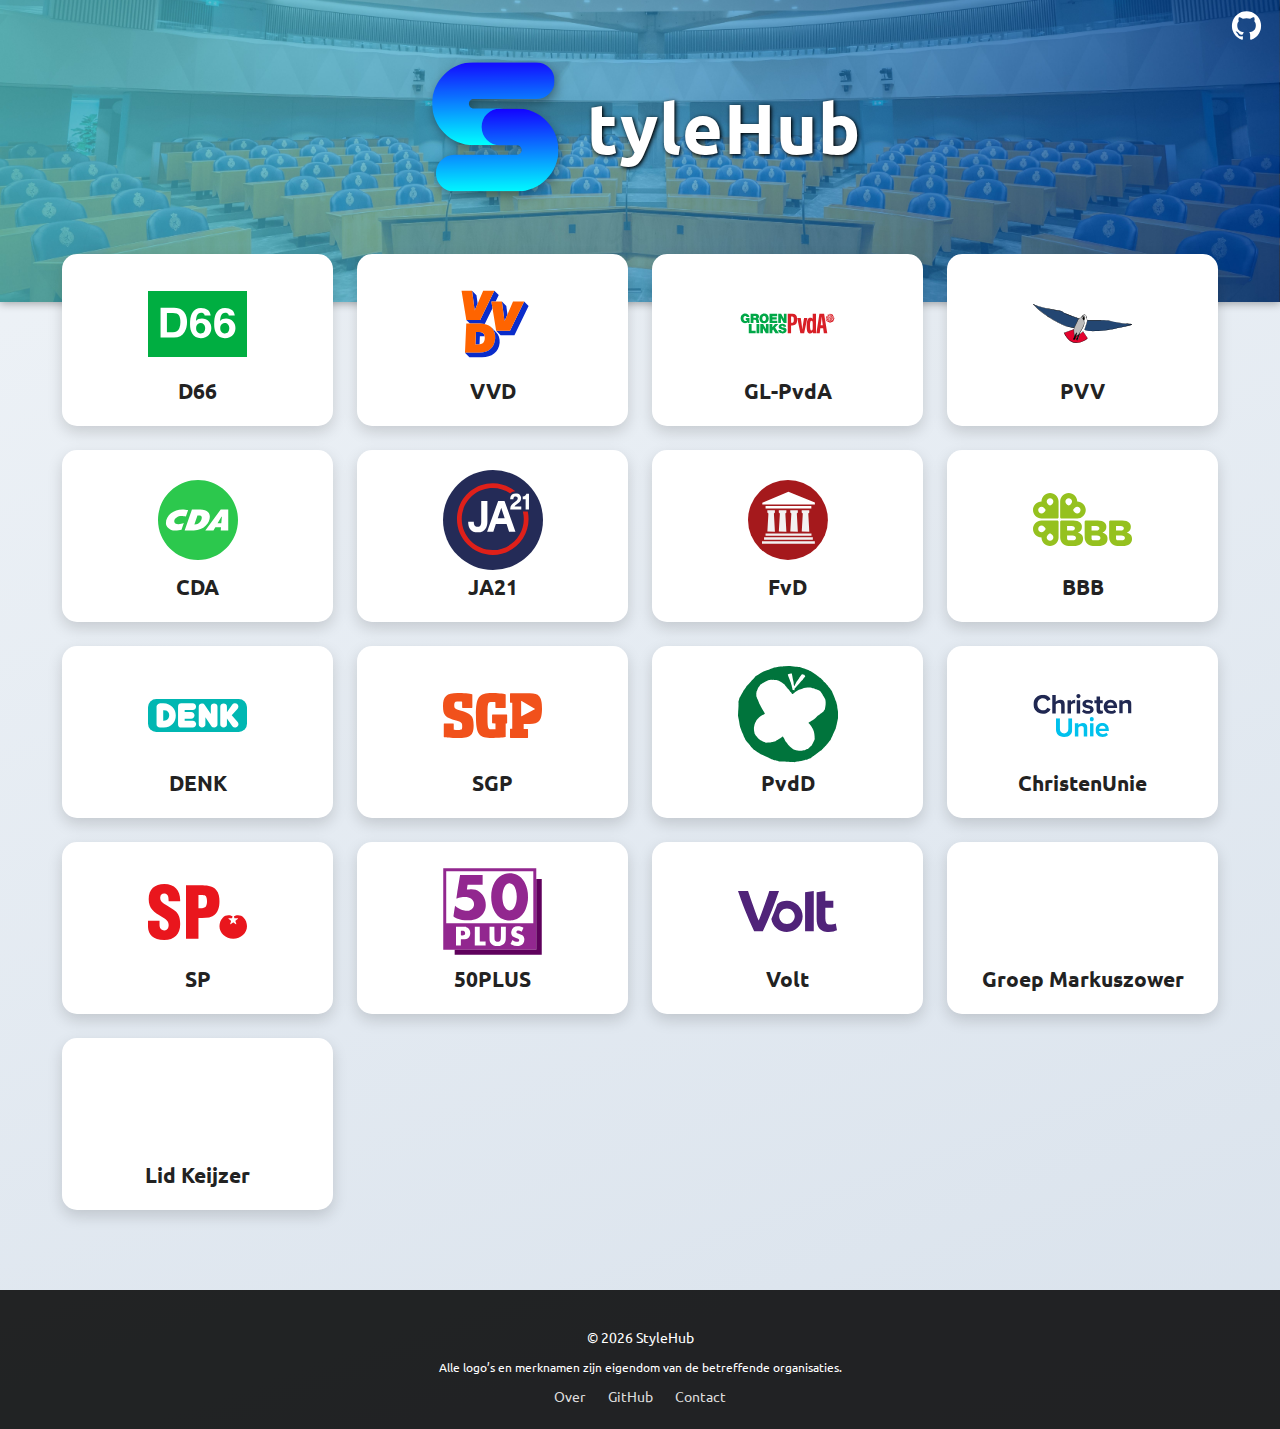
<file: index.html>
<!DOCTYPE html>
<html lang="nl">
<head>
<meta charset="UTF-8">
<meta name="viewport" content="width=device-width, initial-scale=1.0">
<title>StyleHub</title>
<link href="https://fonts.googleapis.com/css2?family=Ubuntu:wght@400;700&display=swap" rel="stylesheet">
<link href="https://fonts.googleapis.com/icon?family=Material+Icons" rel="stylesheet">
<link rel="icon" href="source/icon.svg">
<link rel="stylesheet" href="style.css">
</head>
<body>
<header style="background-image: url(source/header.jpg);">
  <img class="header-icon" src="source/icon.svg" draggable="false">
  <h1>tyleHub</h1>
  <a href="https://github.com/mnsmi/stylehub" target="_blank" class="github-link" aria-label="GitHub">
    <svg fill="#ffffff" width="24" height="24"
    viewBox="0 0 24 24" xmlns="http://www.w3.org/2000/svg">
      <path d="M12,2.2467A10.00042,10.00042,0,0,0,8.83752,21.73419c.5.08752.6875-.21247.6875-.475,0-.23749-.01251-1.025-.01251-1.86249C7,19.85919,6.35,18.78423,6.15,18.22173A3.636,3.636,0,0,0,5.125,16.8092c-.35-.1875-.85-.65-.01251-.66248A2.00117,2.00117,0,0,1,6.65,17.17169a2.13742,2.13742,0,0,0,2.91248.825A2.10376,2.10376,0,0,1,10.2,16.65923c-2.225-.25-4.55-1.11254-4.55-4.9375a3.89187,3.89187,0,0,1,1.025-2.6875,3.59373,3.59373,0,0,1,.1-2.65s.83747-.26251,2.75,1.025a9.42747,9.42747,0,0,1,5,0c1.91248-1.3,2.75-1.025,2.75-1.025a3.59323,3.59323,0,0,1,.1,2.65,3.869,3.869,0,0,1,1.025,2.6875c0,3.83747-2.33752,4.6875-4.5625,4.9375a2.36814,2.36814,0,0,1,.675,1.85c0,1.33752-.01251,2.41248-.01251,2.75,0,.26251.1875.575.6875.475A10.0053,10.0053,0,0,0,12,2.2467Z"/>
    </svg>
  </a>
</header>
<div class="grid">
  <a class="card" href="source/D66/index.html">
    <img src="source/D66/Logo/logo.svg">
    <div class="title">D66</div>
  </a>
  <a class="card" href="source/VVD/index.html">
    <img src="source/VVD/Logo/logo.svg">
    <div class="title">VVD</div>
  </a>
  <a class="card" href="source/GLPvdA/index.html">
    <img src="source/GLPvdA/Logo/GL-PvdA-logo.svg">
    <div class="title">GL-PvdA</div>
  </a>
  <a class="card" href="source/PVV/index.html">
    <img src="source/PVV/Logo/icon.svg">
    <div class="title">PVV</div>
  </a>
  <a class="card" href="source/CDA/index.html">
    <img src="source/CDA/Logo/logo.svg">
    <div class="title">CDA</div>
  </a>
  <a class="card" href="source/JA21/index.html">
    <img src="source/JA21/Logo/logo.svg">
    <div class="title">JA21</div>
  </a>
  <a class="card" href="source/FvD/index.html">
    <img src="source/FVD/Logo/icon.svg">
    <div class="title">FvD</div>
  </a>
    <a class="card" href="source/BBB/index.html">
    <img src="source/BBB/Logo/logo.svg">
    <div class="title">BBB</div>
  </a>
  <a class="card" href="source/DENK/index.html">
    <img src="source/DENK/Logo/logo.svg">
    <div class="title">DENK</div>
  </a>
  <a class="card" href="source/SGP/index.html">
    <img src="source/SGP/Logo/logo.svg">
    <div class="title">SGP</div>
  </a>
  <a class="card" href="source/PvdD/index.html">
    <img src="source/PvdD/Logo/icon.svg">
    <div class="title">PvdD</div>
  </a>
  <a class="card" href="source/ChristenUnie/index.html">
    <img src="source/ChristenUnie/Logo/logo.svg">
    <div class="title">ChristenUnie</div>
  </a>
  <a class="card" href="source/SP/index.html">
    <img src="source/SP/Logo/logo.svg">
    <div class="title">SP</div>
  </a>
  <a class="card" href="source/50PLUS/index.html">
    <img src="source/50PLUS/Logo/logo.svg">
    <div class="title">50PLUS</div>
  </a>
  <a class="card" href="source/Volt/index.html">
    <img src="source/Volt/Logo/logo.svg">
    <div class="title">Volt</div>
  </a>
  <a class="card" href="source/Groep Markuszower/index.html">
    <img src="source/Groep Markuszower/placeholder.png">
    <div class="title">Groep Markuszower</div>
  </a>
  <a class="card" href="source/Lid Keijzer/index.html">
    <img src="source/Lid Keijzer/placeholder.png">
    <div class="title">Lid Keijzer</div>
  </a>
</div>
<footer class="footer">
  <div class="footer-content">
    <p>© 2026 StyleHub</p>
    <p style="font-size: smaller; margin-top: -2px;">Alle logo’s en merknamen zijn eigendom van de betreffende organisaties.</p>
    <div class="footer-links">
      <a href="about-stylehub.html">Over</a>
      <a href="https://github.com/mnsmi/stylehub" target="_blank">GitHub</a>
      <a href="about-stylehub.html#contact">Contact</a>
    </div>
  </div>
</footer>
</body>
</html>
</file>
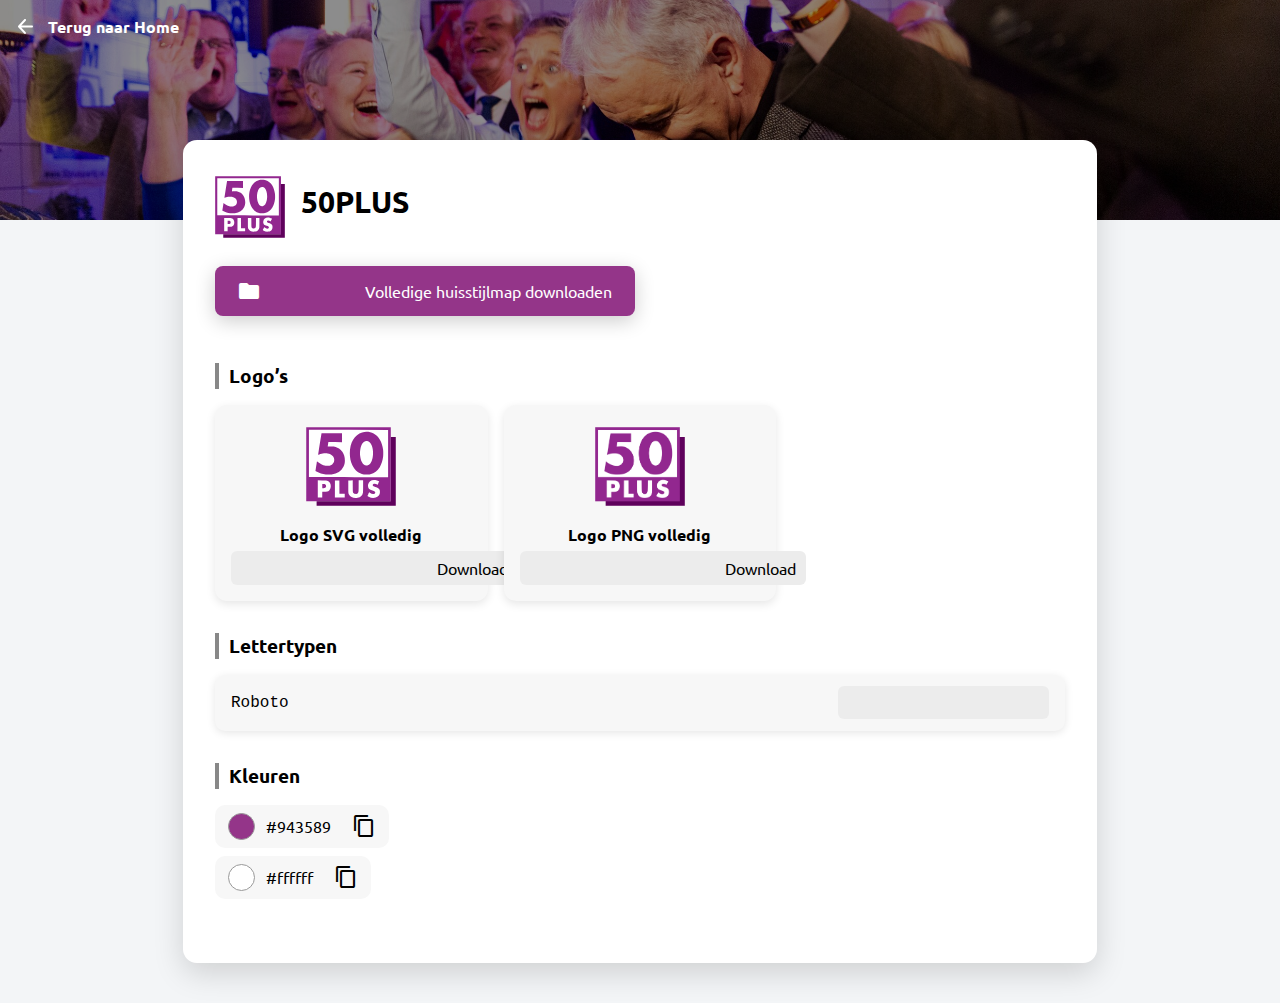
<file: source/50PLUS/index.html>
<!DOCTYPE html>
<html lang="nl">
<head>
  <meta charset="UTF-8">
  <title>50PLUS | StyleHub</title>
  <link rel="stylesheet" href="../../party.css">
  <link href="https://fonts.googleapis.com/css2?family=Ubuntu:wght@400;700&display=swap" rel="stylesheet">
  <link href="https://fonts.googleapis.com/icon?family=Material+Icons" rel="stylesheet">
  <link rel="icon" href="../icon.svg">
  <style>
    :root {
      --color1: #943589;
      --color2: #ffffff;
    }
  </style>
</head>
<body>
<a href="../../index.html">
  <div class="back-btn">
    <img src="../back.svg">
    <b>Terug naar Home</b>
  </div>
</a>
<div class="header-banner" style="background-image:url('banner.jpeg'); background-position-y: 40%;"></div>
<div class="page-card">
  <div class="page-header">
    <img src="Logo/logo.svg">
    <h2>50PLUS</h2>
  </div>
  <a href="download.zip">
    <button class="download-full-btn" style="background: var(--color1);">
      <span class="material-icons">folder_zip</span>
      Volledige huisstijlmap downloaden
    </button>
  </a>
  <div class="section">
    <h3>Logo’s</h3>
    <div class="logos-grid">
      <div class="logo-item">
        <img src="Logo/logo.svg">
        <div class="logo-name">Logo SVG volledig</div>
        <a href="Logo/" download="logo.svg" class="logo-download">
          <span class="material-icons">download</span> Download
        </a>
      </div>
      <div class="logo-item">
        <img src="Logo/logo.png">
        <div class="logo-name">Logo PNG volledig</div>
        <a href="Logo/" download="logo.png" class="logo-download">
          <span class="material-icons">download</span> Download
        </a>
      </div>
    </div>
  </div>
  <div class="section">
    <h3>Lettertypen</h3>
    <div class="font-list">
      <a href="https://fonts.google.com/specimen/Roboto">
        <div class="font-item">
          <span class="font-name" title="Gratis te downloaden via Google Fonts">Roboto</span>
          <span class="material-icons logo-download">download</span>
        </div>
      </a>
    </div>
  </div>

  <div class="section">
    <h3>Kleuren</h3>
    <div class="color-list">
      <div class="color-row">
        <div class="color-circle" style="background:var(--color1)"></div>
        <span>#943589</span>
        <span class="material-icons copy-icon">content_copy</span>
      </div>
      <div class="color-row">
        <div class="color-circle" style="background:var(--color2)"></div>
        <span>#ffffff</span>
        <span class="material-icons copy-icon">content_copy</span>
      </div>
    </div>
  </div>
</div>
<script>
document.querySelectorAll(".copy-icon").forEach(btn => {
  btn.addEventListener("click", () => {
    const text = btn.previousElementSibling.textContent.trim();

    navigator.clipboard.writeText(text).then(() => {
      const old = btn.textContent;
      btn.textContent = "check";
      btn.style.color = "#4caf50";
      btn.style.transform = "scale(1.2)";

      setTimeout(() => {
        btn.textContent = old;
        btn.style.color = "#333";
        btn.style.transform = "scale(1)";
      }, 1500);
    });
  });
});
</script>
</body>
</html>
</file>
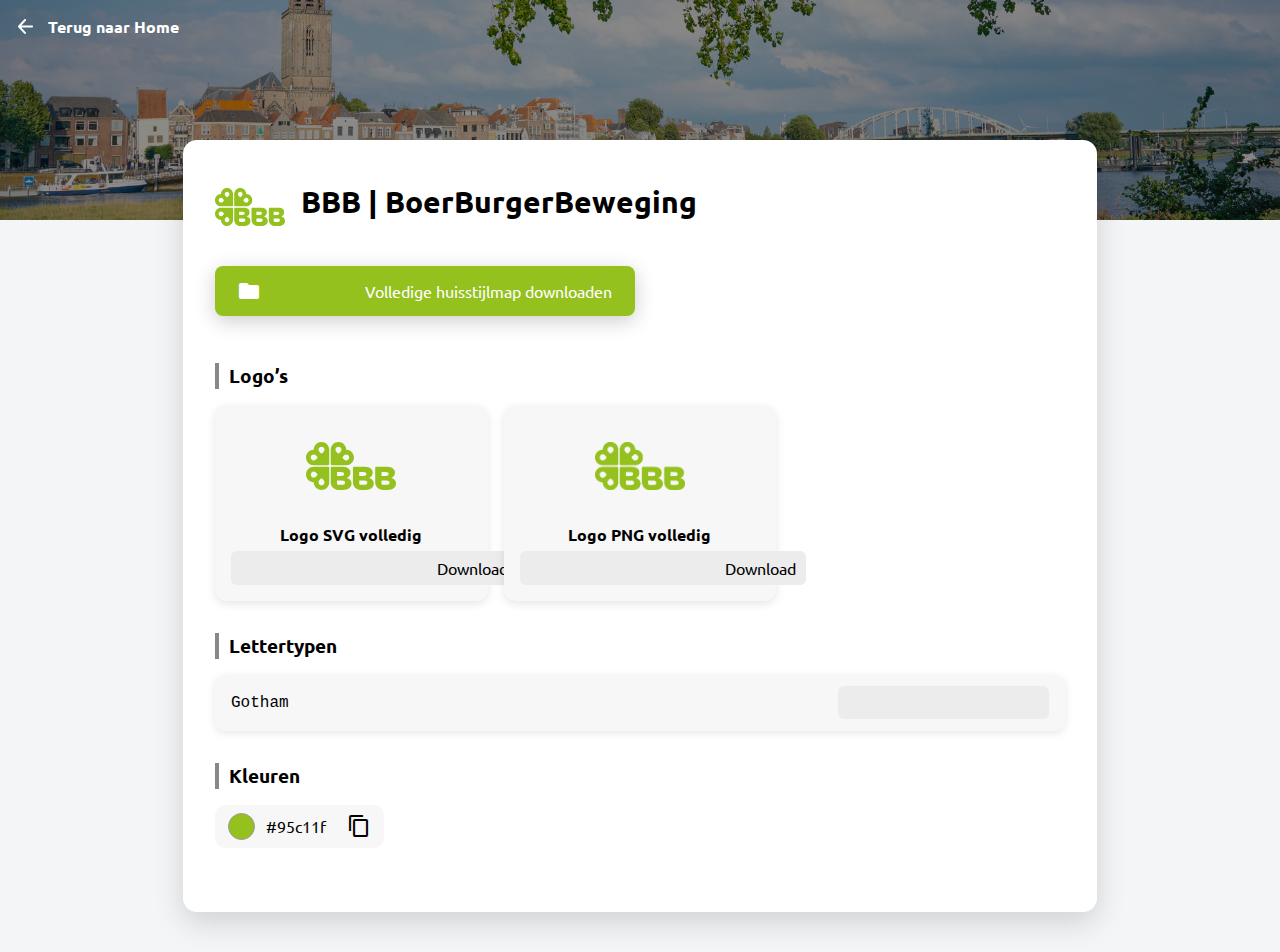
<file: source/BBB/index.html>
<!DOCTYPE html>
<html lang="nl">
<head>
  <meta charset="UTF-8">
  <title>BBB | StyleHub</title>
  <link rel="stylesheet" href="../../party.css">
  <link href="https://fonts.googleapis.com/css2?family=Ubuntu:wght@400;700&display=swap" rel="stylesheet">
  <link href="https://fonts.googleapis.com/icon?family=Material+Icons" rel="stylesheet">
  <link rel="icon" href="../icon.svg">
  <style>
    :root {
      --color1: #95c11f;
    }
  </style>
</head>
<body>
<a href="../../index.html">
  <div class="back-btn">
    <img src="../back.svg">
    <b>Terug naar Home</b>
  </div>
</a>
<div class="header-banner" style="background-image:url('banner.jpg');"></div>
<div class="page-card">
  <div class="page-header">
    <img src="Logo/logo.svg">
    <h2>BBB | BoerBurgerBeweging</h2>
  </div>
  <a href="download.zip">
    <button class="download-full-btn" style="background: var(--color1);">
      <span class="material-icons">folder_zip</span>
      Volledige huisstijlmap downloaden
    </button>
  </a>
  <div class="section">
    <h3>Logo’s</h3>
    <div class="logos-grid">
      <div class="logo-item">
        <img src="Logo/logo.svg">
        <div class="logo-name">Logo SVG volledig</div>
        <a href="Logo/logo.svg" download="logo.svg" class="logo-download">
          <span class="material-icons">download</span> Download
        </a>
      </div>
      <div class="logo-item">
        <img src="Logo/logo.png">
        <div class="logo-name">Logo PNG volledig</div>
        <a href="Logo/logo.png" download="logo.svg" class="logo-download">
          <span class="material-icons">download</span> Download
        </a>
      </div>
    </div>
  </div>
  <div class="section">
    <h3>Lettertypen</h3>
    <div class="font-list">
      <a href="https://www.typography.com/fonts/gotham/overview">
        <div class="font-item">
          <span class="font-name" title="Alleen betaald te verkrijgen via Typography">Gotham</span>
          <span class="material-icons logo-download">download</span>
        </div>
      </a>
    </div>
  </div>

  <div class="section">
    <h3>Kleuren</h3>
    <div class="color-list">
      <div class="color-row">
        <div class="color-circle" style="background:var(--color1)"></div>
        <span>#95c11f</span>
        <span class="material-icons copy-icon">content_copy</span>
      </div>
    </div>
  </div>
</div>
<script>
document.querySelectorAll(".copy-icon").forEach(btn => {
  btn.addEventListener("click", () => {
    const text = btn.previousElementSibling.textContent.trim();

    navigator.clipboard.writeText(text).then(() => {
      const old = btn.textContent;
      btn.textContent = "check";
      btn.style.color = "#4caf50";
      btn.style.transform = "scale(1.2)";

      setTimeout(() => {
        btn.textContent = old;
        btn.style.color = "#333";
        btn.style.transform = "scale(1)";
      }, 1500);
    });
  });
});
</script>
</body>
</html>
</file>
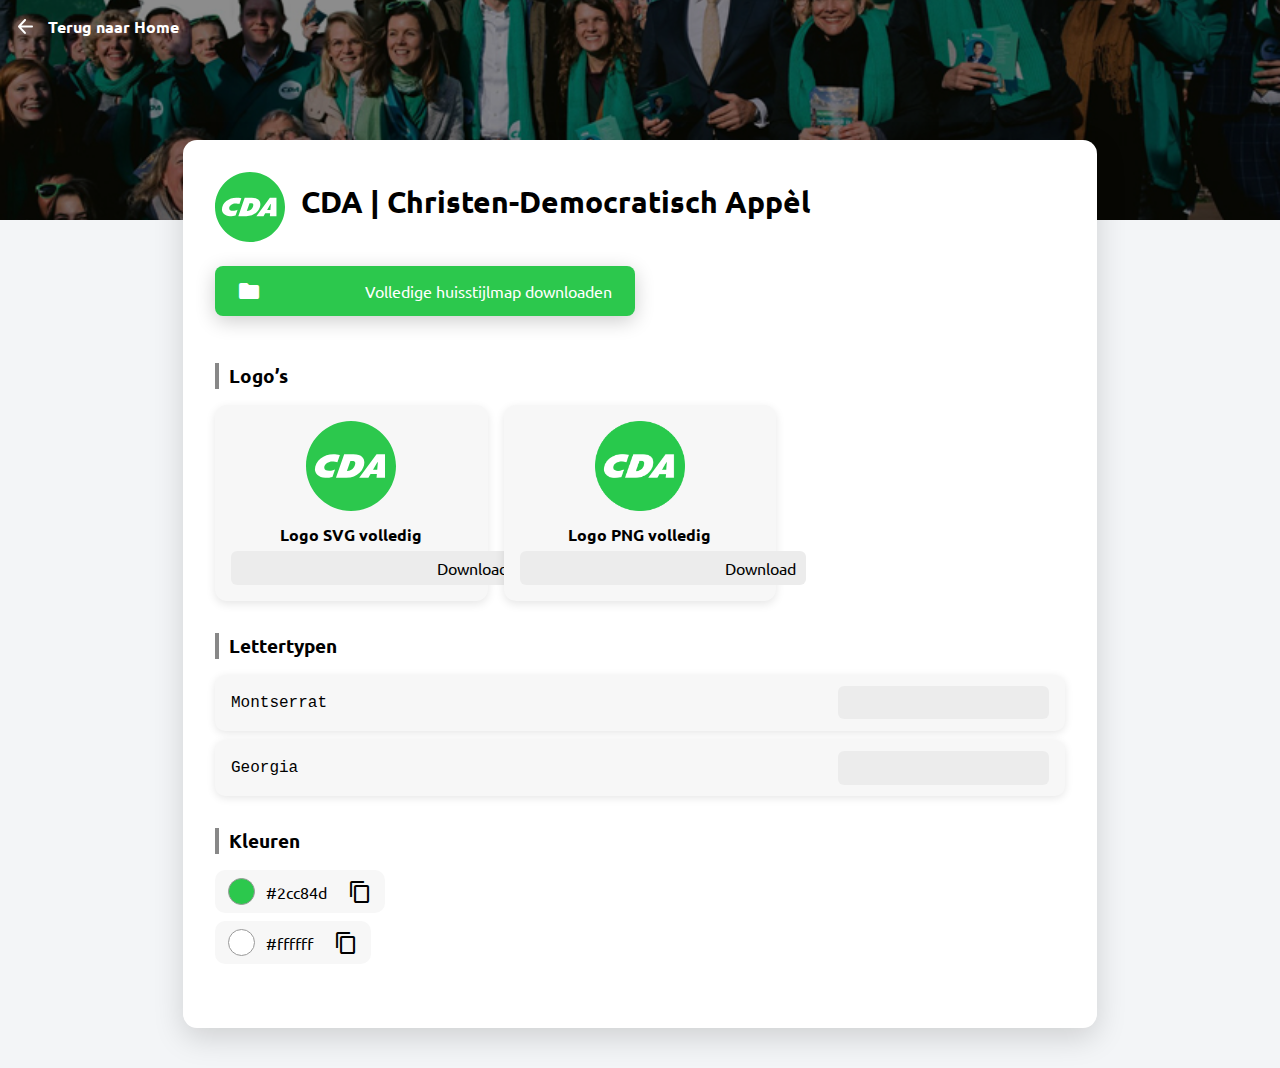
<file: source/CDA/index.html>
<!DOCTYPE html>
<html lang="nl">
<head>
  <meta charset="UTF-8">
  <title>CDA | StyleHub</title>
  <link rel="stylesheet" href="../../party.css">
  <link href="https://fonts.googleapis.com/css2?family=Ubuntu:wght@400;700&display=swap" rel="stylesheet">
  <link href="https://fonts.googleapis.com/icon?family=Material+Icons" rel="stylesheet">
  <link rel="icon" href="../icon.svg">
  <style>
    :root {
      --color1: #2cc84d;
      --color2: #ffffff;
    }
  </style>
</head>
<body>
<a href="../../index.html">
  <div class="back-btn">
    <img src="../back.svg">
    <b>Terug naar Home</b>
  </div>
</a>
<div class="header-banner" style="background-image:url('banner.jpg');"></div>
<div class="page-card">
  <div class="page-header">
    <img src="Logo/logo.svg">
    <h2>CDA | Christen-Democratisch Appèl</h2>
  </div>
  <a href="download.zip">
    <button class="download-full-btn" style="background: var(--color1);">
      <span class="material-icons">folder_zip</span>
      Volledige huisstijlmap downloaden
    </button>
  </a>
  <div class="section">
    <h3>Logo’s</h3>
    <div class="logos-grid">
      <div class="logo-item">
        <img src="Logo/logo.svg">
        <div class="logo-name">Logo SVG volledig</div>
        <a href="Logo/logo.svg" download="logo.svg" class="logo-download">
          <span class="material-icons">download</span> Download
        </a>
      </div>
      <div class="logo-item">
        <img src="Logo/logo.png">
        <div class="logo-name">Logo PNG volledig</div>
        <a href="Logo/logo.png" download="logo.svg" class="logo-download">
          <span class="material-icons">download</span> Download
        </a>
      </div>
    </div>
  </div>
  <div class="section">
    <h3>Lettertypen</h3>
    <div class="font-list">
      <a href="https://fonts.google.com/specimen/Montserrat">
        <div class="font-item">
          <span class="font-name" title="Gratis te downloaden via Google Fonts">Montserrat</span>
          <span class="material-icons logo-download">download</span>
        </div>
      </a>
      <a href="https://learn.microsoft.com/nl-nl/typography/font-list/georgia">
        <div class="font-item">
          <span class="font-name" title="Standaard inbegrepen bij Mirosoft Windows">Georgia</span>
          <span class="material-icons logo-download">download</span>
        </div>
      </a>
    </div>
  </div>

  <div class="section">
    <h3>Kleuren</h3>
    <div class="color-list">
      <div class="color-row">
        <div class="color-circle" style="background:var(--color1)"></div>
        <span>#2cc84d</span>
        <span class="material-icons copy-icon">content_copy</span>
      </div>
      <div class="color-row">
        <div class="color-circle" style="background:var(--color2)"></div>
        <span>#ffffff</span>
        <span class="material-icons copy-icon">content_copy</span>
      </div>
    </div>
  </div>
</div>
<script>
document.querySelectorAll(".copy-icon").forEach(btn => {
  btn.addEventListener("click", () => {
    const text = btn.previousElementSibling.textContent.trim();

    navigator.clipboard.writeText(text).then(() => {
      const old = btn.textContent;
      btn.textContent = "check";
      btn.style.color = "#4caf50";
      btn.style.transform = "scale(1.2)";

      setTimeout(() => {
        btn.textContent = old;
        btn.style.color = "#333";
        btn.style.transform = "scale(1)";
      }, 1500);
    });
  });
});
</script>
</body>
</html>
</file>
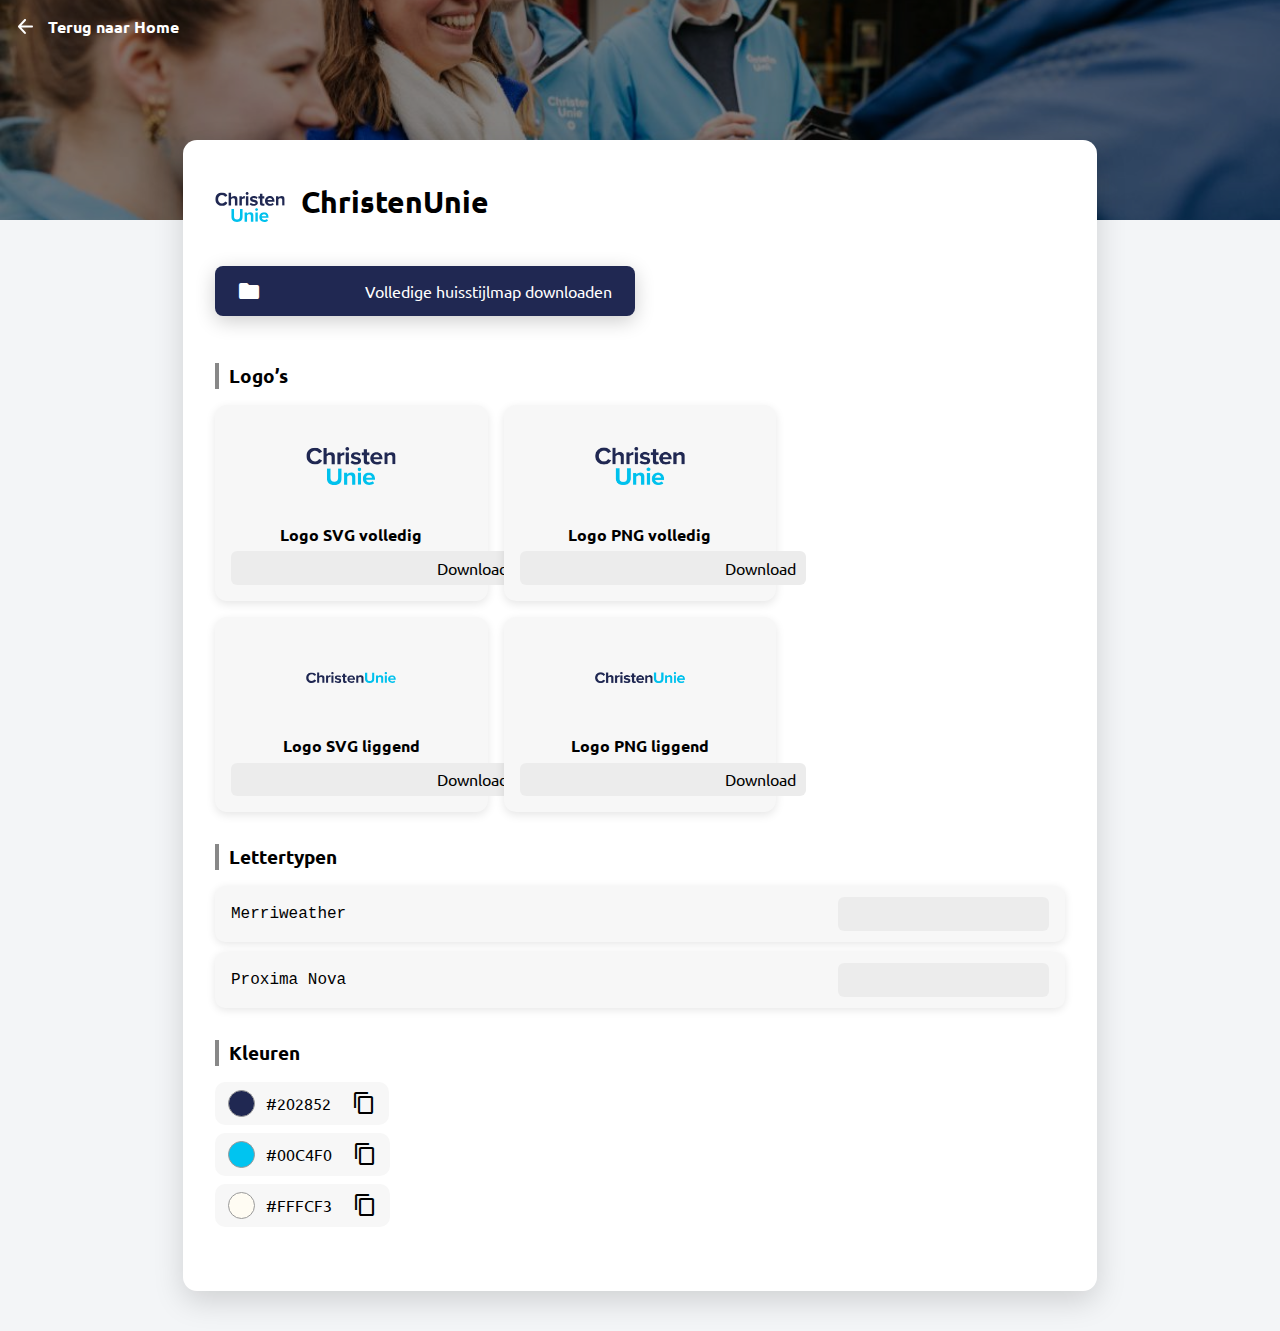
<file: source/ChristenUnie/index.html>
<!DOCTYPE html>
<html lang="nl">
<head>
  <meta charset="UTF-8">
  <title>ChristenUnie | StyleHub</title>
  <link rel="stylesheet" href="../../party.css">
  <link href="https://fonts.googleapis.com/css2?family=Ubuntu:wght@400;700&display=swap" rel="stylesheet">
  <link href="https://fonts.googleapis.com/icon?family=Material+Icons" rel="stylesheet">
  <link rel="icon" href="../icon.svg">
  <style>
    :root {
      --color1: #202852;
      --color2: #00C4F0;
      --color3: #FFFCF3;
    }
  </style>
</head>
<body>
<a href="../../index.html">
  <div class="back-btn">
    <img src="../back.svg">
    <b>Terug naar Home</b>
  </div>
</a>
<div class="header-banner" style="background-image:url('banner.jpg');"></div>
<div class="page-card">
  <div class="page-header">
    <img src="Logo/logo.svg">
    <h2>ChristenUnie</h2>
  </div>
  <a href="download.zip">
    <button class="download-full-btn" style="background: var(--color1);">
      <span class="material-icons">folder_zip</span>
      Volledige huisstijlmap downloaden
    </button>
  </a>
  <div class="section">
    <h3>Logo’s</h3>
    <div class="logos-grid">
      <div class="logo-item">
        <img src="Logo/logo.svg">
        <div class="logo-name">Logo SVG volledig</div>
        <a href="Logo/logo.svg" download="logo.svg" class="logo-download">
          <span class="material-icons">download</span> Download
        </a>
      </div>
      <div class="logo-item">
        <img src="Logo/logo.png">
        <div class="logo-name">Logo PNG volledig</div>
        <a href="Logo/logo.png" download="logo.png" class="logo-download">
          <span class="material-icons">download</span> Download
        </a>
      </div>
      <br>
      <div class="logo-item">
        <img src="Logo/logo_liggend.svg">
        <div class="logo-name">Logo SVG liggend</div>
        <a href="Logo/logo_liggend.svg" download="logo_liggend.svg" class="logo-download">
          <span class="material-icons">download</span> Download
        </a>
      </div>
      <div class="logo-item">
        <img src="Logo/logo_liggend.png">
        <div class="logo-name">Logo PNG liggend</div>
        <a href="Logo/logo_liggend.png" download="logo_liggend.png" class="logo-download">
          <span class="material-icons">download</span> Download
        </a>
      </div>
    </div>
  </div>
  <div class="section">
    <h3>Lettertypen</h3>
    <div class="font-list">
      <a href="https://fonts.google.com/specimen/Merriweather">
        <div class="font-item">
          <span class="font-name" title="Gratis te downloaden via Google Fonts">Merriweather</span>
          <span class="material-icons logo-download">download</span>
        </div>
      </a>
      <a href="https://www.marksimonson.com/fonts/view/proxima-nova/">
        <div class="font-item">
          <span class="font-name" title="Alleen betaald te krijgen via Mark Simonsen">Proxima Nova</span>
          <span class="material-icons logo-download">download</span>
        </div>
      </a>
    </div>
  </div>

  <div class="section">
    <h3>Kleuren</h3>
    <div class="color-list">
      <div class="color-row">
        <div class="color-circle" style="background:var(--color1)"></div>
        <span>#202852</span>
        <span class="material-icons copy-icon">content_copy</span>
      </div>
      <div class="color-row">
        <div class="color-circle" style="background:var(--color2)"></div>
        <span>#00C4F0</span>
        <span class="material-icons copy-icon">content_copy</span>
      </div>
      <div class="color-row">
        <div class="color-circle" style="background:var(--color3)"></div>
        <span>#FFFCF3</span>
        <span class="material-icons copy-icon">content_copy</span>
      </div>
    </div>
  </div>
</div>
<script>
document.querySelectorAll(".copy-icon").forEach(btn => {
  btn.addEventListener("click", () => {
    const text = btn.previousElementSibling.textContent.trim();

    navigator.clipboard.writeText(text).then(() => {
      const old = btn.textContent;
      btn.textContent = "check";
      btn.style.color = "#4caf50";
      btn.style.transform = "scale(1.2)";

      setTimeout(() => {
        btn.textContent = old;
        btn.style.color = "#333";
        btn.style.transform = "scale(1)";
      }, 1500);
    });
  });
});
</script>
</body>
</html>
</file>
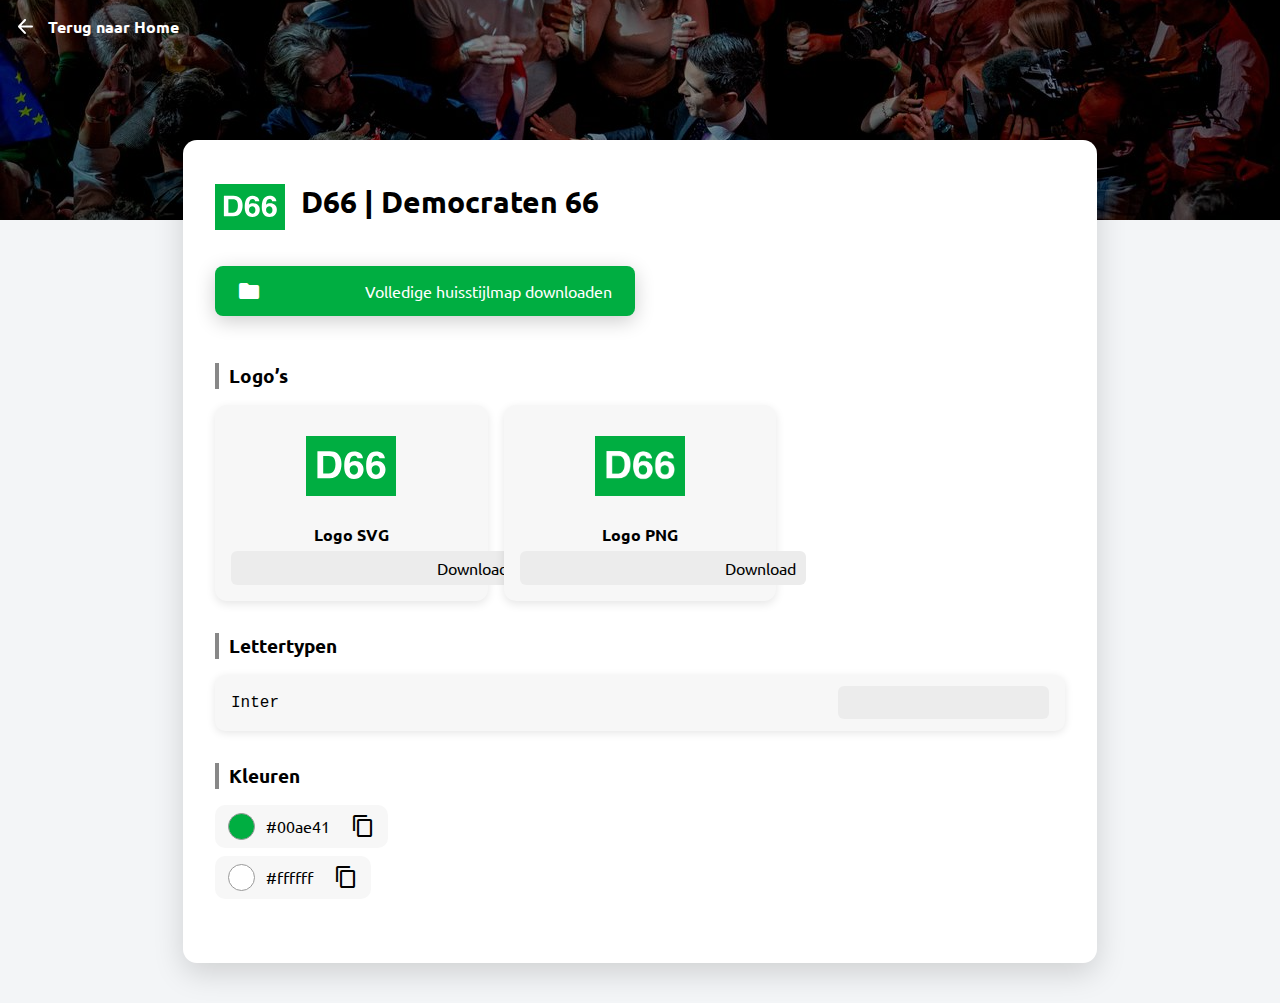
<file: source/D66/index.html>
<!DOCTYPE html>
<html lang="nl">
<head>
  <meta charset="UTF-8">
  <title>D66 | StyleHub</title>
  <link rel="stylesheet" href="../../party.css">
  <link href="https://fonts.googleapis.com/css2?family=Ubuntu:wght@400;700&display=swap" rel="stylesheet">
  <link href="https://fonts.googleapis.com/icon?family=Material+Icons" rel="stylesheet">
  <link rel="icon" href="../icon.svg">
  <style>
    :root {
      --color1: #00ae41;
      --color2: #ffffff;
    }
  </style>
</head>
<body>
<a href="../../index.html">
  <div class="back-btn">
    <img src="../back.svg">
    <b>Terug naar Home</b>
  </div>
</a>
<div class="header-banner" style="background-image:url('banner.jpg');"></div>
<div class="page-card">
  <div class="page-header">
    <img src="Logo/logo.svg">
    <h2>D66 | Democraten 66</h2>
  </div>
  <a href="download.zip">
    <button class="download-full-btn" style="background: var(--color1);">
      <span class="material-icons">folder_zip</span>
      Volledige huisstijlmap downloaden
    </button>
  </a>
  <div class="section">
    <h3>Logo’s</h3>
    <div class="logos-grid">
      <div class="logo-item">
        <img src="Logo/logo.svg">
        <div class="logo-name">Logo SVG</div>
        <a href="Logo/logo.svg" download="logo.svg" class="logo-download">
          <span class="material-icons">download</span> Download
        </a>
      </div>
      <div class="logo-item">
        <img src="Logo/logo.png">
        <div class="logo-name">Logo PNG</div>
        <a href="Logo/logo.png" download="logo.png" class="logo-download">
          <span class="material-icons">download</span> Download
        </a>
      </div>
    </div>
  </div>
  <div class="section">
    <h3>Lettertypen</h3>
    <div class="font-list">
      <a href="https://fonts.google.com/specimen/Inter">
        <div class="font-item">
          <span class="font-name" title="Gratis te downloaden via Google Fonts">Inter</span>
          <span class="material-icons logo-download">download</span>
        </div>
      </a>
    </div>
  </div>

  <div class="section">
    <h3>Kleuren</h3>
    <div class="color-list">
      <div class="color-row">
        <div class="color-circle" style="background:var(--color1)"></div>
        <span>#00ae41</span>
        <span class="material-icons copy-icon">content_copy</span>
      </div>
      <div class="color-row">
        <div class="color-circle" style="background:var(--color2)"></div>
        <span>#ffffff</span>
        <span class="material-icons copy-icon">content_copy</span>
      </div>
    </div>
  </div>
</div>
<script>
document.querySelectorAll(".copy-icon").forEach(btn => {
  btn.addEventListener("click", () => {
    const text = btn.previousElementSibling.textContent.trim();

    navigator.clipboard.writeText(text).then(() => {
      const old = btn.textContent;
      btn.textContent = "check";
      btn.style.color = "#4caf50";
      btn.style.transform = "scale(1.2)";

      setTimeout(() => {
        btn.textContent = old;
        btn.style.color = "#333";
        btn.style.transform = "scale(1)";
      }, 1500);
    });
  });
});
</script>
</body>
</html>
</file>
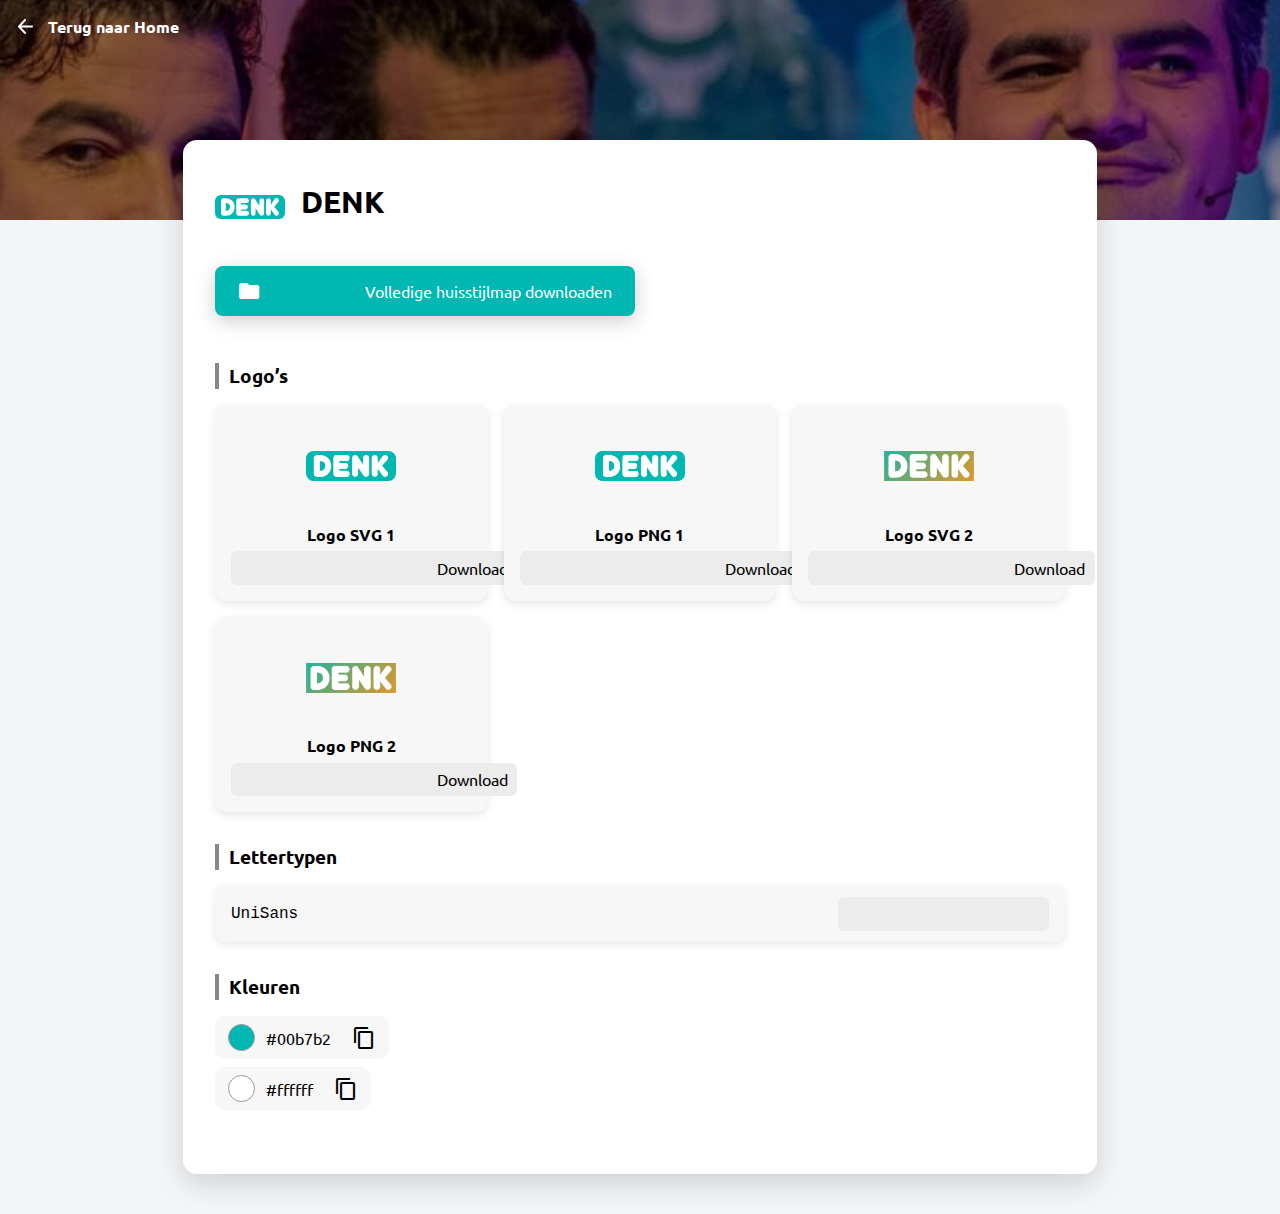
<file: source/DENK/index.html>
<!DOCTYPE html>
<html lang="nl">
<head>
  <meta charset="UTF-8">
  <title>DENK | StyleHub</title>
  <link rel="stylesheet" href="../../party.css">
  <link href="https://fonts.googleapis.com/css2?family=Ubuntu:wght@400;700&display=swap" rel="stylesheet">
  <link href="https://fonts.googleapis.com/icon?family=Material+Icons" rel="stylesheet">
  <link rel="icon" href="../icon.svg">
  <style>
    :root {
      --color1: #00b7b2;
      --color2: #ffffff;
    }
  </style>
</head>
<body>
<a href="../../index.html">
  <div class="back-btn">
    <img src="../back.svg">
    <b>Terug naar Home</b>
  </div>
</a>
<div class="header-banner" style="background-image:url('banner.jpg');"></div>
<div class="page-card">
  <div class="page-header">
    <img src="Logo/logo.svg">
    <h2>DENK</h2>
  </div>
  <a href="download.zip">
    <button class="download-full-btn" style="background: var(--color1);">
      <span class="material-icons">folder_zip</span>
      Volledige huisstijlmap downloaden
    </button>
  </a>
  <div class="section">
    <h3>Logo’s</h3>
    <div class="logos-grid">
      <div class="logo-item">
        <img src="Logo/logo.svg">
        <div class="logo-name">Logo SVG 1</div>
        <a href="Logo/" download="logo.svg" class="logo-download">
          <span class="material-icons">download</span> Download
        </a>
      </div>
      <div class="logo-item">
        <img src="Logo/logo.png">
        <div class="logo-name">Logo PNG 1</div>
        <a href="Logo/logo.png" download="logo.png" class="logo-download">
          <span class="material-icons">download</span> Download
        </a>
      </div>
      <div class="logo-item">
        <img src="Logo/logo2.svg">
        <div class="logo-name">Logo SVG 2</div>
        <a href="Logo/logo2.svg" download="logo2.svg" class="logo-download">
          <span class="material-icons">download</span> Download
        </a>
      </div>
      <div class="logo-item">
        <img src="Logo/logo2.png">
        <div class="logo-name">Logo PNG 2</div>
        <a href="Logo/logo2.png" download="logo2.png" class="logo-download">
          <span class="material-icons">download</span> Download
        </a>
      </div>
    </div>
  </div>
  <div class="section">
    <h3>Lettertypen</h3>
    <div class="font-list">
      <a href="https://www.fontfabric.com/fonts/uni-sans/">
        <div class="font-item">
          <span class="font-name" title="Alleen betaald te krijgen via Fontfabric™">UniSans</span>
          <span class="material-icons logo-download">download</span>
        </div>
      </a>
    </div>
  </div>

  <div class="section">
    <h3>Kleuren</h3>
    <div class="color-list">
      <div class="color-row">
        <div class="color-circle" style="background:var(--color1)"></div>
        <span>#00b7b2</span>
        <span class="material-icons copy-icon">content_copy</span>
      </div>
      <div class="color-row">
        <div class="color-circle" style="background:var(--color2)"></div>
        <span>#ffffff</span>
        <span class="material-icons copy-icon">content_copy</span>
      </div>
    </div>
  </div>
</div>
<script>
document.querySelectorAll(".copy-icon").forEach(btn => {
  btn.addEventListener("click", () => {
    const text = btn.previousElementSibling.textContent.trim();

    navigator.clipboard.writeText(text).then(() => {
      const old = btn.textContent;
      btn.textContent = "check";
      btn.style.color = "#4caf50";
      btn.style.transform = "scale(1.2)";

      setTimeout(() => {
        btn.textContent = old;
        btn.style.color = "#333";
        btn.style.transform = "scale(1)";
      }, 1500);
    });
  });
});
</script>
</body>
</html>
</file>
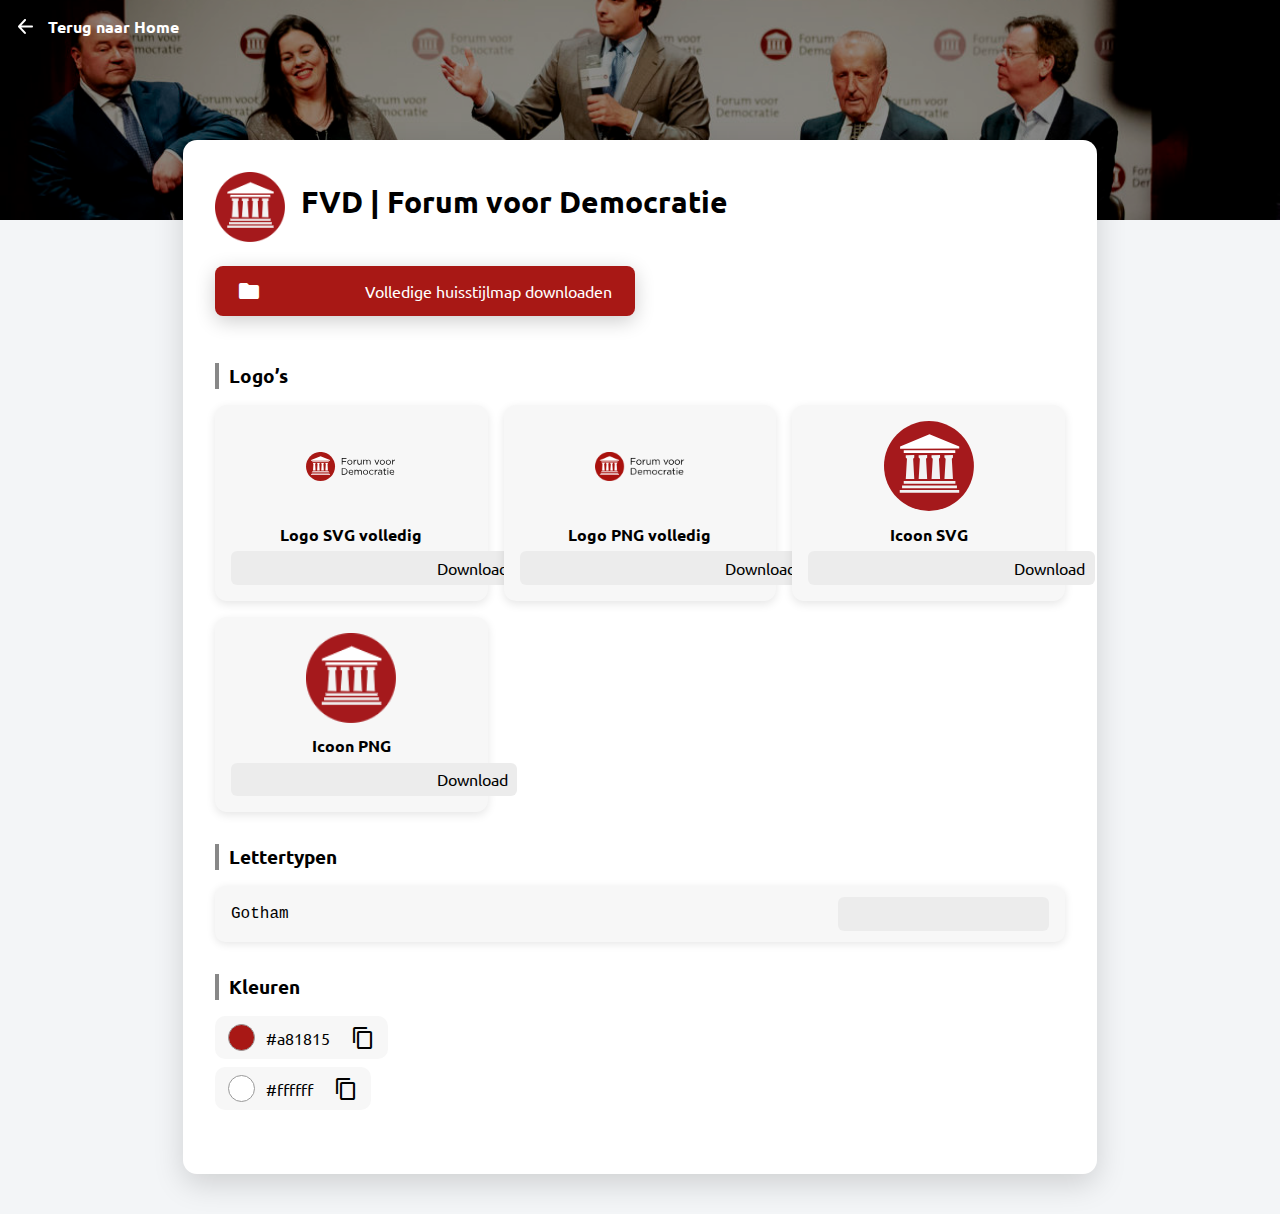
<file: source/FVD/index.html>
<!DOCTYPE html>
<html lang="nl">
<head>
  <meta charset="UTF-8">
  <title>FVD | StyleHub</title>
  <link rel="stylesheet" href="../../party.css">
  <link href="https://fonts.googleapis.com/css2?family=Ubuntu:wght@400;700&display=swap" rel="stylesheet">
  <link href="https://fonts.googleapis.com/icon?family=Material+Icons" rel="stylesheet">
  <link rel="icon" href="../icon.svg">
  <style>
    :root {
      --color1: #a81815;
      --color2: #ffffff;
    }
  </style>
</head>
<body>
<a href="../../index.html">
  <div class="back-btn">
    <img src="../back.svg">
    <b>Terug naar Home</b>
  </div>
</a>
<div class="header-banner" style="background-image:url('banner.jpg');"></div>
<div class="page-card">
  <div class="page-header">
    <img src="Logo/icon.png">
    <h2>FVD | Forum voor Democratie</h2>
  </div>
  <a href="download.zip">
    <button class="download-full-btn" style="background: var(--color1);">
      <span class="material-icons">folder_zip</span>
      Volledige huisstijlmap downloaden
    </button>
  </a>
  <div class="section">
    <h3>Logo’s</h3>
    <div class="logos-grid">
      <div class="logo-item">
        <img src="Logo/logo.svg">
        <div class="logo-name">Logo SVG volledig</div>
        <a href="Logo/logo.svg" download="logo.svg" class="logo-download">
          <span class="material-icons">download</span> Download
        </a>
      </div>
      <div class="logo-item">
        <img src="Logo/logo.png">
        <div class="logo-name">Logo PNG volledig</div>
        <a href="Logo/logo.png" download="logo.png" class="logo-download">
          <span class="material-icons">download</span> Download
        </a>
      </div>
      <div class="logo-item">
        <img src="Logo/icon.svg">
        <div class="logo-name">Icoon SVG</div>
        <a href="Logo/icon.svg" download="icon.svg" class="logo-download">
          <span class="material-icons">download</span> Download
        </a>
      </div>
      <div class="logo-item">
        <img src="Logo/icon.png">
        <div class="logo-name">Icoon PNG</div>
        <a href="Logo/icon.png" download="icon.png" class="logo-download">
          <span class="material-icons">download</span> Download
        </a>
      </div>
    </div>
  </div>
  <div class="section">
    <h3>Lettertypen</h3>
    <div class="font-list">
      <a href="https://www.typography.com/fonts/gotham/overview">
        <div class="font-item">
          <span class="font-name" title="Alleen betaald te verkrijgen via Typography">Gotham</span>
          <span class="material-icons logo-download">download</span>
        </div>
      </a>
    </div>
  </div>

  <div class="section">
    <h3>Kleuren</h3>
    <div class="color-list">
      <div class="color-row">
        <div class="color-circle" style="background:var(--color1)"></div>
        <span>#a81815</span>
        <span class="material-icons copy-icon">content_copy</span>
      </div>
      <div class="color-row">
        <div class="color-circle" style="background:var(--color2)"></div>
        <span>#ffffff</span>
        <span class="material-icons copy-icon">content_copy</span>
      </div>
    </div>
  </div>
</div>
<script>
document.querySelectorAll(".copy-icon").forEach(btn => {
  btn.addEventListener("click", () => {
    const text = btn.previousElementSibling.textContent.trim();

    navigator.clipboard.writeText(text).then(() => {
      const old = btn.textContent;
      btn.textContent = "check";
      btn.style.color = "#4caf50";
      btn.style.transform = "scale(1.2)";

      setTimeout(() => {
        btn.textContent = old;
        btn.style.color = "#333";
        btn.style.transform = "scale(1)";
      }, 1500);
    });
  });
});
</script>
</body>
</html>
</file>
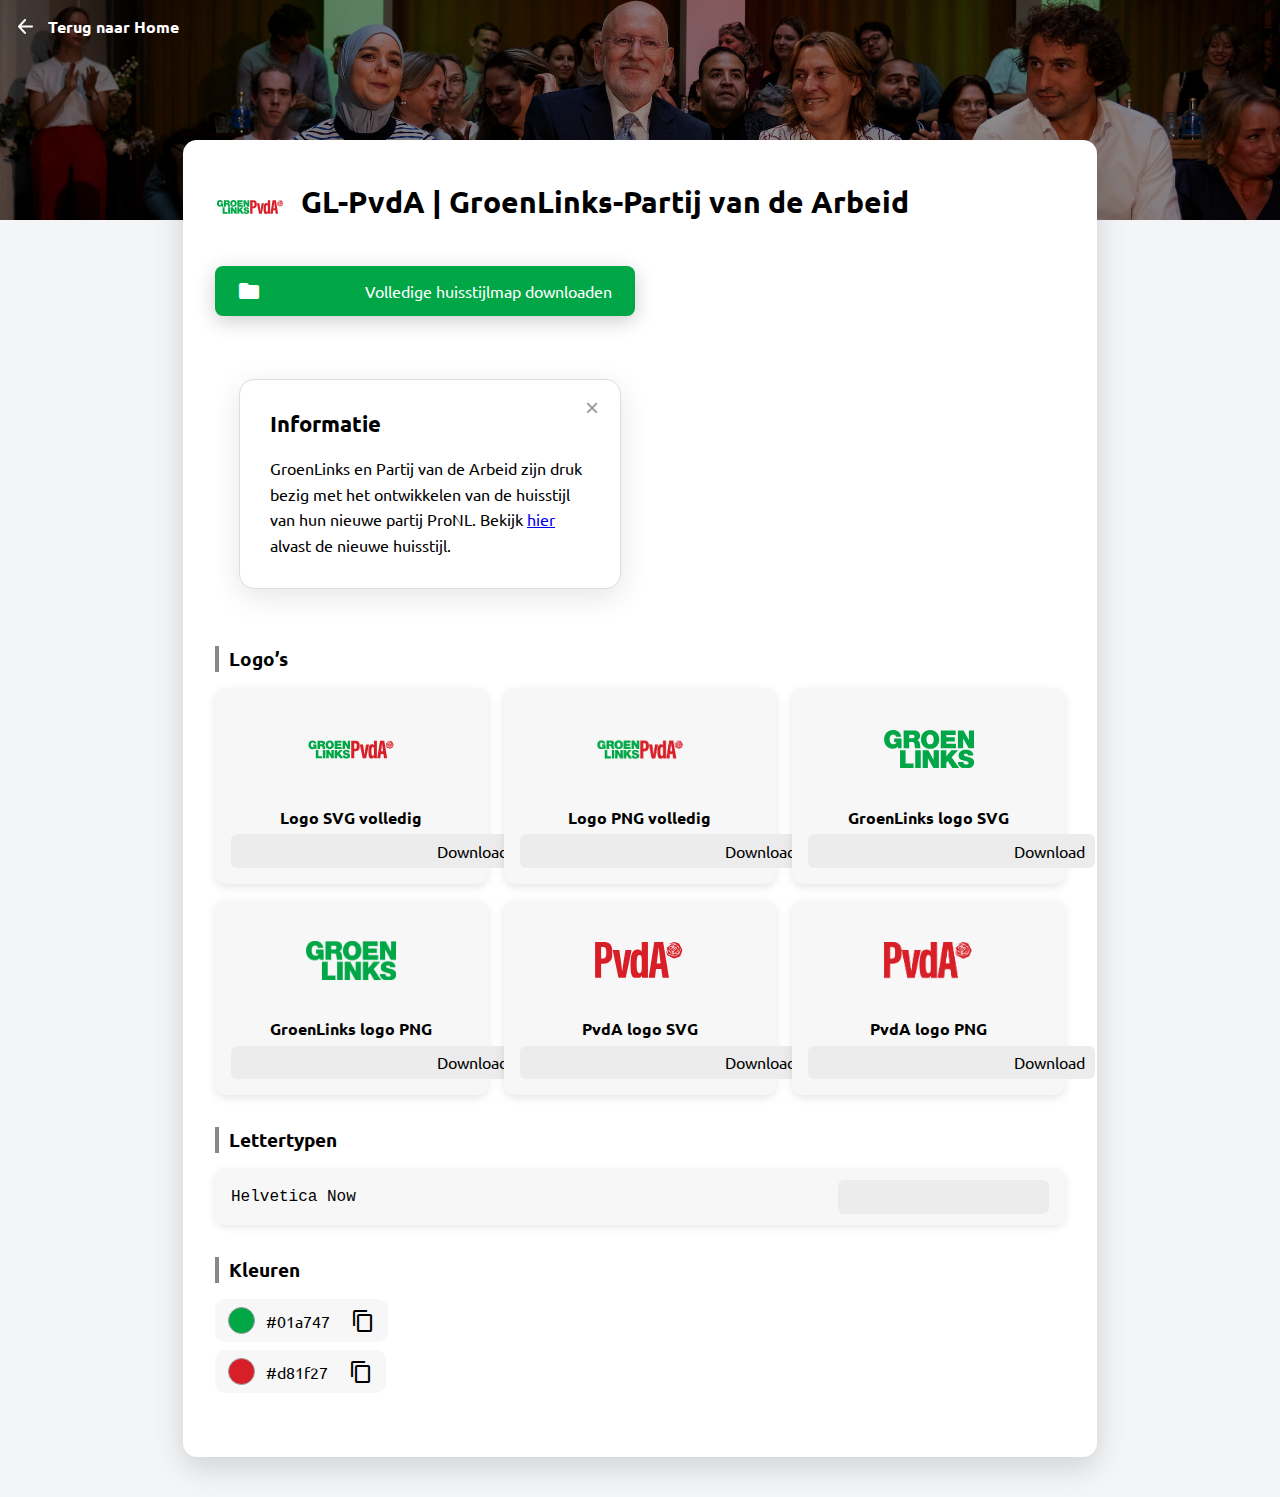
<file: source/GLPvdA/index.html>
<!DOCTYPE html>
<html lang="nl">
<head>
  <meta charset="UTF-8">
  <title>GL-PvdA | StyleHub</title>
  <link rel="stylesheet" href="../../party.css">
  <link href="https://fonts.googleapis.com/css2?family=Ubuntu:wght@400;700&display=swap" rel="stylesheet">
  <link href="https://fonts.googleapis.com/icon?family=Material+Icons" rel="stylesheet">
  <link rel="icon" href="../icon.svg">
  <style>
    :root {
      --color1: #01a747;
      --color2: #d81f27;
    }
  </style>
</head>
<body>
<a href="../../index.html">
  <div class="back-btn">
    <img src="../back.svg">
    <b>Terug naar Home</b>
  </div>
</a>
<div class="header-banner" style="background-image:url('banner.jpg'); background-position-y: 35%;"></div>
<div class="page-card">
  <div class="page-header">
    <img src="Logo/GL-PvdA-logo.svg">
    <h2>GL-PvdA | GroenLinks-Partij van de Arbeid</h2>
  </div>
  <a href="download.zip">
    <button class="download-full-btn" style="background: var(--color1);">
      <span class="material-icons">folder_zip</span>
      Volledige huisstijlmap downloaden
    </button>
  </a><br>
  <iframe src="infocard.html" style="width: 430px; height: 280px; border: none;"></iframe>
  <div class="section">
    <h3>Logo’s</h3>
    <div class="logos-grid">
      <div class="logo-item">
        <img src="Logo/GL-PvdA-logo.svg">
        <div class="logo-name">Logo SVG volledig</div>
        <a href="Logo/GL-PvdA-logo.svg" download="logo.svg" class="logo-download">
          <span class="material-icons">download</span> Download
        </a>
      </div>
      <div class="logo-item">
        <img src="Logo/GL-PvdA-logo.png">
        <div class="logo-name">Logo PNG volledig</div>
        <a href="Logo/GL-PvdA-logo.png" download="logo.png" class="logo-download">
          <span class="material-icons">download</span> Download
        </a>
      </div>
      <div class="logo-item">
        <img src="Logo/GL-logo.svg">
        <div class="logo-name">GroenLinks logo SVG</div>
        <a href="Logo/GL-logo.svg" download="logo.svg" class="logo-download">
          <span class="material-icons">download</span> Download
        </a>
      </div>
      <div class="logo-item">
        <img src="Logo/GL-logo.png">
        <div class="logo-name">GroenLinks logo PNG</div>
        <a href="Logo/GL-logo.png" download="logo.png" class="logo-download">
          <span class="material-icons">download</span> Download
        </a>
      </div>
      <div class="logo-item">
        <img src="Logo/PvdA-logo.svg">
        <div class="logo-name">PvdA logo SVG</div>
        <a href="Logo/PvdA-logo.svg" download="logo.svg" class="logo-download">
          <span class="material-icons">download</span> Download
        </a>
      </div>
      <div class="logo-item">
        <img src="Logo/PvdA-logo.png">
        <div class="logo-name">PvdA logo PNG</div>
        <a href="Logo/PvdA-logo.png" download="logo.png" class="logo-download">
          <span class="material-icons">download</span> Download
        </a>
      </div>
    </div>
  </div>
  <div class="section">
    <h3>Lettertypen</h3>
    <div class="font-list">
      <a href="https://www.monotype.com/fonts/helvetica-now">
        <div class="font-item">
          <span class="font-name" title="Te koop bij Monotype®">Helvetica Now</span>
          <span class="material-icons logo-download">download</span>
        </div>
      </a>
    </div>
  </div>

  <div class="section">
    <h3>Kleuren</h3>
    <div class="color-list">
      <div class="color-row">
        <div class="color-circle" style="background:var(--color1)"></div>
        <span>#01a747</span>
        <span class="material-icons copy-icon">content_copy</span>
      </div>
      <div class="color-row">
        <div class="color-circle" style="background:var(--color2)"></div>
        <span>#d81f27</span>
        <span class="material-icons copy-icon">content_copy</span>
      </div>
    </div>
  </div>
</div>
<script>
document.querySelectorAll(".copy-icon").forEach(btn => {
  btn.addEventListener("click", () => {
    const text = btn.previousElementSibling.textContent.trim();

    navigator.clipboard.writeText(text).then(() => {
      const old = btn.textContent;
      btn.textContent = "check";
      btn.style.color = "#4caf50";
      btn.style.transform = "scale(1.2)";

      setTimeout(() => {
        btn.textContent = old;
        btn.style.color = "#333";
        btn.style.transform = "scale(1)";
      }, 1500);
    });
  });
});
window.addEventListener('message', function(event) {
    if (event.data === 'close-iframe') {
        const iframe = document.querySelector('iframe');
        iframe.remove();
    }
});
</script>
</body>
</html>
</file>
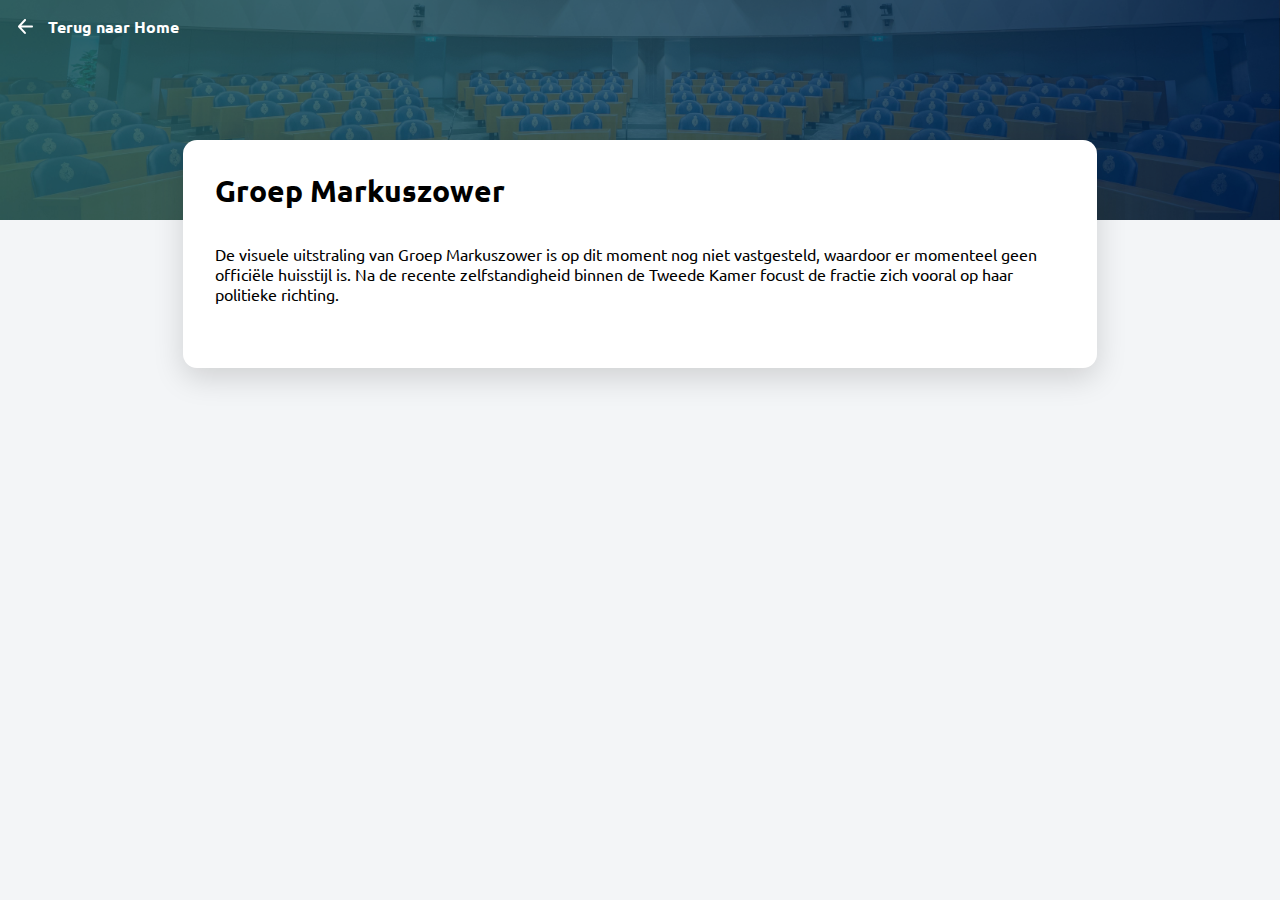
<file: source/Groep Markuszower/index.html>
<!DOCTYPE html>
<html lang="nl">
<head>
  <meta charset="UTF-8">
  <title>Groep Markuszower | StyleHub</title>
  <link rel="stylesheet" href="../../party.css">
  <link href="https://fonts.googleapis.com/css2?family=Ubuntu:wght@400;700&display=swap" rel="stylesheet">
  <link href="https://fonts.googleapis.com/icon?family=Material+Icons" rel="stylesheet">
  <link rel="icon" href="source/icon.svg">
  <style>
    :root {
      --color1: #fff;
      --color2: #fff;
    }
  </style>
</head>
<body>
<a href="../../index.html">
  <div class="back-btn">
    <img src="../back.svg">
    <b>Terug naar Home</b>
  </div>
</a>
<div class="header-banner" style="background-image:url('../header.jpg'); background-position-y: 65%;"></div>
<div class="page-card">
  <div class="page-header">
    <h2>Groep Markuszower</h2>
  </div>
  <div class="section">
    <p>   
        De visuele uitstraling van Groep Markuszower is op dit moment nog niet vastgesteld, waardoor er momenteel geen officiële huisstijl is. Na de recente zelfstandigheid binnen de Tweede Kamer focust de fractie zich vooral op haar politieke richting.</p>
  </div>
<script>
document.querySelectorAll(".copy-icon").forEach(btn => {
  btn.addEventListener("click", () => {
    const text = btn.previousElementSibling.textContent.trim();

    navigator.clipboard.writeText(text).then(() => {
      const old = btn.textContent;
      btn.textContent = "check";
      btn.style.color = "#4caf50";
      btn.style.transform = "scale(1.2)";

      setTimeout(() => {
        btn.textContent = old;
        btn.style.color = "#333";
        btn.style.transform = "scale(1)";
      }, 1500);
    });
  });
});
</script>
<script>
document.querySelectorAll(".faq-question").forEach(btn => {
  btn.addEventListener("click", () => {
    const item = btn.parentElement;
    item.classList.toggle("active");
  });
});
</script>
</body>
</html>
</file>
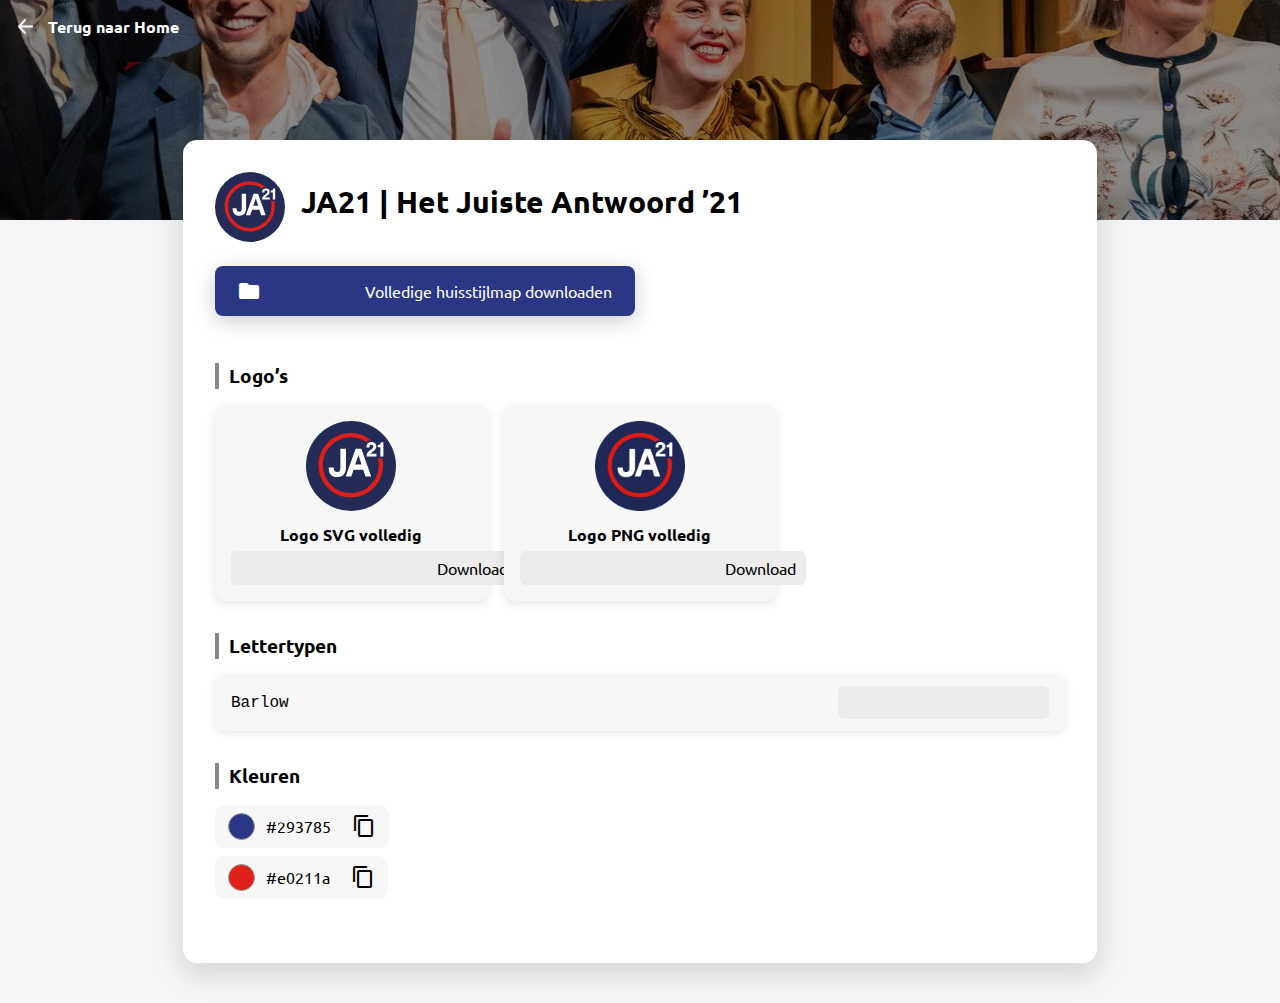
<file: source/JA21/index.html>
<!DOCTYPE html>
<html lang="nl">
<head>
  <meta charset="UTF-8">
  <title>JA21 | StyleHub</title>
  <link rel="stylesheet" href="../../party.css">
  <link href="https://fonts.googleapis.com/css2?family=Ubuntu:wght@400;700&display=swap" rel="stylesheet">
  <link href="https://fonts.googleapis.com/icon?family=Material+Icons" rel="stylesheet">
  <link rel="icon" href="../icon.svg">
  <style>
    :root {
      --color1: #293785;
      --color2: #e0211a;
    }
  </style>
</head>
<body>
<a href="../../index.html">
  <div class="back-btn">
    <img src="../back.svg">
    <b>Terug naar Home</b>
  </div>
</a>
<div class="header-banner" style="background-image:url('banner.jpg');"></div>
<div class="page-card">
  <div class="page-header">
    <img src="Logo/logo.svg">
    <h2>JA21 | Het Juiste Antwoord ’21</h2>
  </div>
  <a href="download.zip">
    <button class="download-full-btn" style="background: var(--color1);">
      <span class="material-icons">folder_zip</span>
      Volledige huisstijlmap downloaden
    </button>
  </a>
  <div class="section">
    <h3>Logo’s</h3>
    <div class="logos-grid">
      <div class="logo-item">
        <img src="Logo/logo.svg">
        <div class="logo-name">Logo SVG volledig</div>
        <a href="Logo/logo.svg" download="logo.svg" class="logo-download">
          <span class="material-icons">download</span> Download
        </a>
      </div>
      <div class="logo-item">
        <img src="Logo/logo.png">
        <div class="logo-name">Logo PNG volledig</div>
        <a href="Logo/logo.png" download="logo.png" class="logo-download">
          <span class="material-icons">download</span> Download
        </a>
      </div>
    </div>
  </div>
  <div class="section">
    <h3>Lettertypen</h3>
    <div class="font-list">
      <a href="https://fonts.google.com/specimen/Barlow">
        <div class="font-item">
          <span class="font-name" title="Gratis te downloaden via Google Fonts">Barlow</span>
          <span class="material-icons logo-download">download</span>
        </div>
      </a>
    </div>
  </div>

  <div class="section">
    <h3>Kleuren</h3>
    <div class="color-list">
      <div class="color-row">
        <div class="color-circle" style="background:var(--color1)"></div>
        <span>#293785</span>
        <span class="material-icons copy-icon">content_copy</span>
      </div>
      <div class="color-row">
        <div class="color-circle" style="background:var(--color2)"></div>
        <span>#e0211a</span>
        <span class="material-icons copy-icon">content_copy</span>
      </div>
    </div>
  </div>
</div>
<script>
document.querySelectorAll(".copy-icon").forEach(btn => {
  btn.addEventListener("click", () => {
    const text = btn.previousElementSibling.textContent.trim();

    navigator.clipboard.writeText(text).then(() => {
      const old = btn.textContent;
      btn.textContent = "check";
      btn.style.color = "#4caf50";
      btn.style.transform = "scale(1.2)";

      setTimeout(() => {
        btn.textContent = old;
        btn.style.color = "#333";
        btn.style.transform = "scale(1)";
      }, 1500);
    });
  });
});
</script>
</body>
</html>
</file>
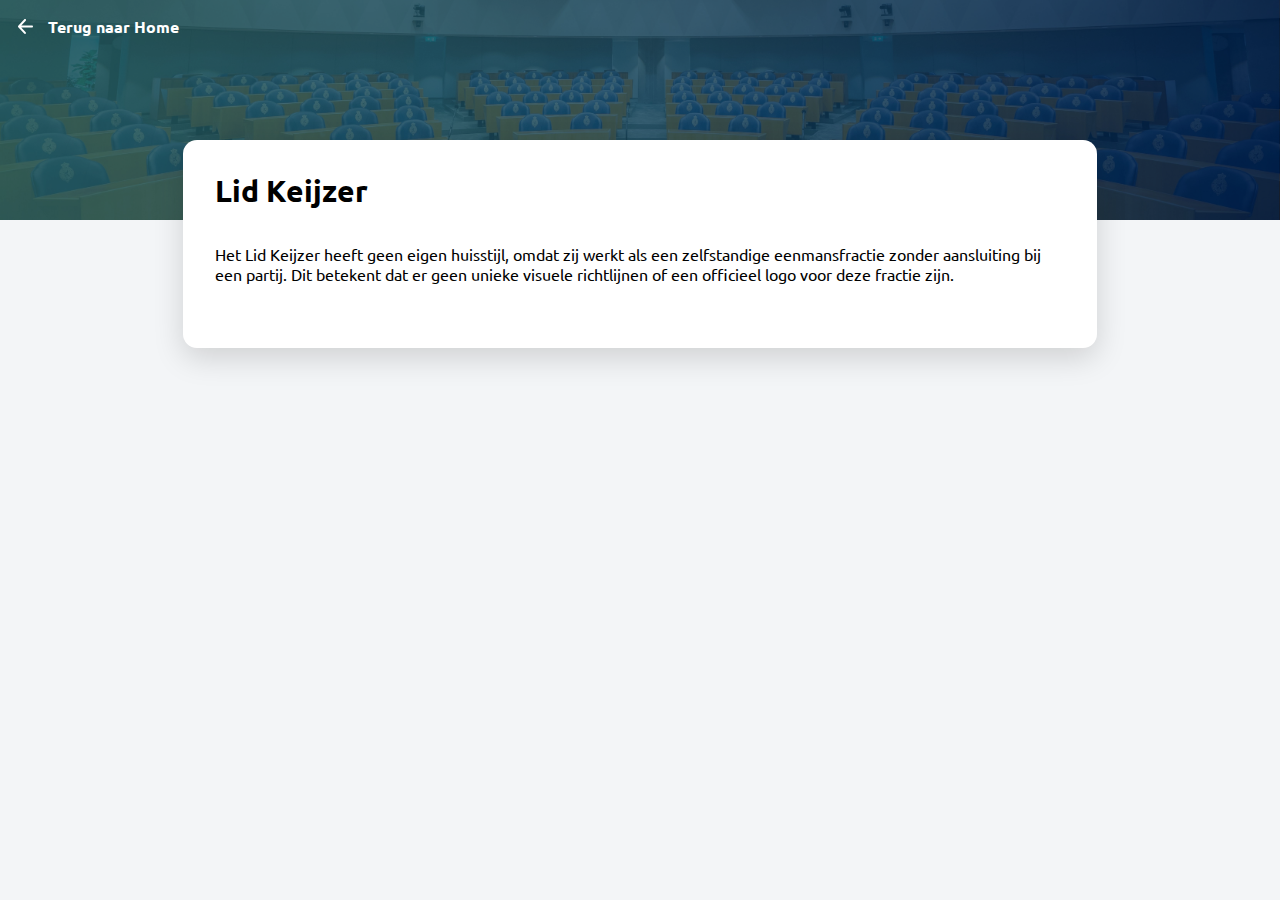
<file: source/Lid Keijzer/index.html>
<!DOCTYPE html>
<html lang="nl">
<head>
  <meta charset="UTF-8">
  <title>Lid Keijzer | StyleHub</title>
  <link rel="stylesheet" href="../../party.css">
  <link href="https://fonts.googleapis.com/css2?family=Ubuntu:wght@400;700&display=swap" rel="stylesheet">
  <link href="https://fonts.googleapis.com/icon?family=Material+Icons" rel="stylesheet">
  <link rel="icon" href="source/icon.svg">
  <style>
    :root {
      --color1: #fff;
      --color2: #fff;
    }
  </style>
</head>
<body>
<a href="../../index.html">
  <div class="back-btn">
    <img src="../back.svg">
    <b>Terug naar Home</b>
  </div>
</a>
<div class="header-banner" style="background-image:url('../header.jpg'); background-position-y: 65%;"></div>
<div class="page-card">
  <div class="page-header">
    <h2>Lid Keijzer</h2>
  </div>
  <div class="section">
    <p>   
        Het Lid Keijzer heeft geen eigen huisstijl, omdat zij werkt als een zelfstandige eenmansfractie zonder aansluiting bij een partij. Dit betekent dat er geen unieke visuele richtlijnen of een officieel logo voor deze fractie zijn.</p>
  </div>
<script>
document.querySelectorAll(".copy-icon").forEach(btn => {
  btn.addEventListener("click", () => {
    const text = btn.previousElementSibling.textContent.trim();

    navigator.clipboard.writeText(text).then(() => {
      const old = btn.textContent;
      btn.textContent = "check";
      btn.style.color = "#4caf50";
      btn.style.transform = "scale(1.2)";

      setTimeout(() => {
        btn.textContent = old;
        btn.style.color = "#333";
        btn.style.transform = "scale(1)";
      }, 1500);
    });
  });
});
</script>
<script>
document.querySelectorAll(".faq-question").forEach(btn => {
  btn.addEventListener("click", () => {
    const item = btn.parentElement;
    item.classList.toggle("active");
  });
});
</script>
</body>
</html>
</file>
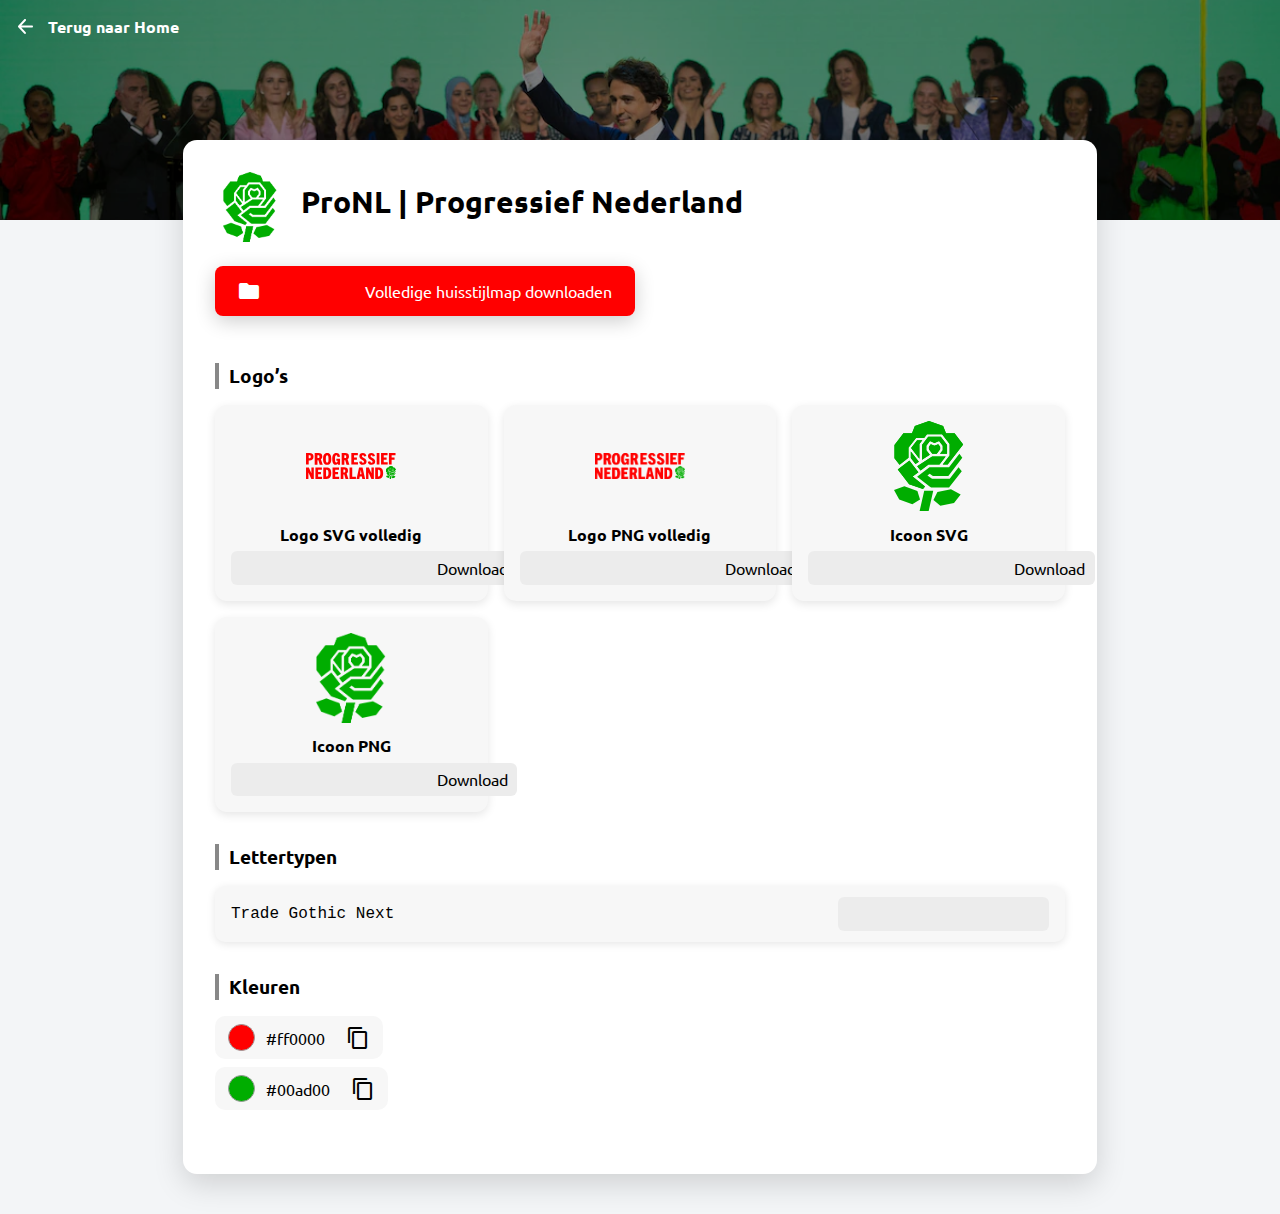
<file: source/ProNL/index.html>
<!DOCTYPE html>
<html lang="nl">
<head>
  <meta charset="UTF-8">
  <title>ProNL | StyleHub</title>
  <link rel="stylesheet" href="../../party.css">
  <link href="https://fonts.googleapis.com/css2?family=Ubuntu:wght@400;700&display=swap" rel="stylesheet">
  <link href="https://fonts.googleapis.com/icon?family=Material+Icons" rel="stylesheet">
  <link rel="icon" href="../icon.svg">
  <style>
    :root {
      --color1: #ff0000;
      --color2: #00ad00;
    }
  </style>
</head>
<body>
<a href="../../index.html">
  <div class="back-btn">
    <img src="../back.svg">
    <b>Terug naar Home</b>
  </div>
</a>
<div class="header-banner" style="background-image:url('banner.jpg');"></div>
<div class="page-card">
  <div class="page-header">
    <img src="Logo/icon.png">
    <h2>ProNL | Progressief Nederland</h2>
  </div>
  <a href="download.zip">
    <button class="download-full-btn" style="background: var(--color1);">
      <span class="material-icons">folder_zip</span>
      Volledige huisstijlmap downloaden
    </button>
  </a>
  <div class="section">
    <h3>Logo’s</h3>
    <div class="logos-grid">
      <div class="logo-item">
        <img src="Logo/logo.svg">
        <div class="logo-name">Logo SVG volledig</div>
        <a href="Logo/logo.svg" download="logo.svg" class="logo-download">
          <span class="material-icons">download</span> Download
        </a>
      </div>
      <div class="logo-item">
        <img src="Logo/logo.png">
        <div class="logo-name">Logo PNG volledig</div>
        <a href="Logo/logo.png" download="logo.png" class="logo-download">
          <span class="material-icons">download</span> Download
        </a>
      </div>
      <div class="logo-item">
        <img src="Logo/icon.svg">
        <div class="logo-name">Icoon SVG</div>
        <a href="Logo/icon.svg" download="icon.svg" class="logo-download">
          <span class="material-icons">download</span> Download
        </a>
      </div>
      <div class="logo-item">
        <img src="Logo/icon.png">
        <div class="logo-name">Icoon PNG</div>
        <a href="Logo/icon.png" download="icon.png" class="logo-download">
          <span class="material-icons">download</span> Download
        </a>
      </div>
    </div>
  </div>
  <div class="section">
    <h3>Lettertypen</h3>
    <div class="font-list">
      <a href="https://www.myfonts.com/collections/trade-gothic-next-font-linotype">
        <div class="font-item">
          <span class="font-name" title="Alleen betaald te krijgen via Myfonts">Trade Gothic Next</span>
          <span class="material-icons logo-download">download</span>
        </div>
      </a>
    </div>
  </div>

  <div class="section">
    <h3>Kleuren</h3>
    <div class="color-list">
      <div class="color-row">
        <div class="color-circle" style="background:var(--color1)"></div>
        <span>#ff0000</span>
        <span class="material-icons copy-icon">content_copy</span>
      </div>
      <div class="color-row">
        <div class="color-circle" style="background:var(--color2)"></div>
        <span>#00ad00</span>
        <span class="material-icons copy-icon">content_copy</span>
      </div>
    </div>
  </div>
</div>
<script>
document.querySelectorAll(".copy-icon").forEach(btn => {
  btn.addEventListener("click", () => {
    const text = btn.previousElementSibling.textContent.trim();

    navigator.clipboard.writeText(text).then(() => {
      const old = btn.textContent;
      btn.textContent = "check";
      btn.style.color = "#4caf50";
      btn.style.transform = "scale(1.2)";

      setTimeout(() => {
        btn.textContent = old;
        btn.style.color = "#333";
        btn.style.transform = "scale(1)";
      }, 1500);
    });
  });
});
</script>
</body>
</html>
</file>
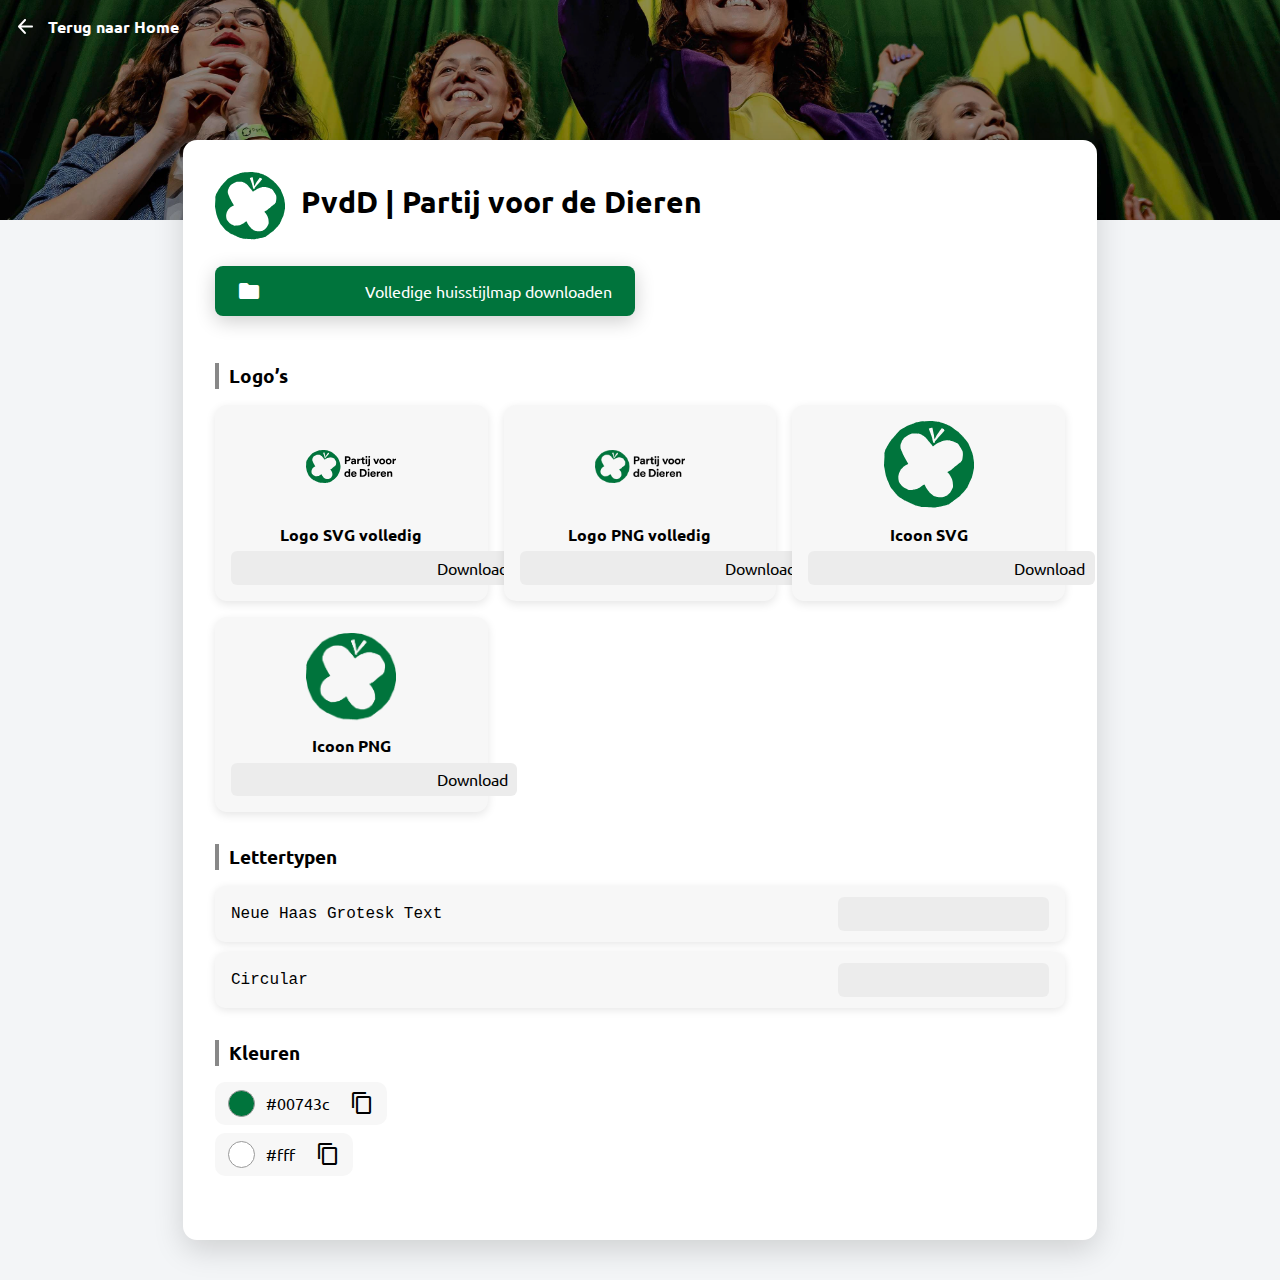
<file: source/PvdD/index.html>
<!DOCTYPE html>
<html lang="nl">
<head>
  <meta charset="UTF-8">
  <title>PvdD | StyleHub</title>
  <link rel="stylesheet" href="../../party.css">
  <link href="https://fonts.googleapis.com/css2?family=Ubuntu:wght@400;700&display=swap" rel="stylesheet">
  <link href="https://fonts.googleapis.com/icon?family=Material+Icons" rel="stylesheet">
  <link rel="icon" href="../icon.svg">
  <style>
    :root {
      --color1: #00743c;
      --color2: #fff;
    }
  </style>
</head>
<body>
<a href="../../index.html">
  <div class="back-btn">
    <img src="../back.svg">
    <b>Terug naar Home</b>
  </div>
</a>
<div class="header-banner" style="background-image:url('banner.jpg');"></div>
<div class="page-card">
  <div class="page-header">
    <img src="Logo/icon.svg">
    <h2>PvdD | Partij voor de Dieren</h2>
  </div>
  <a href="download.zip">
    <button class="download-full-btn" style="background: var(--color1);">
      <span class="material-icons">folder_zip</span>
      Volledige huisstijlmap downloaden
    </button>
  </a>
  <div class="section">
    <h3>Logo’s</h3>
    <div class="logos-grid">
      <div class="logo-item">
        <img src="Logo/logo.svg">
        <div class="logo-name">Logo SVG volledig</div>
        <a href="Logo/logo.svg" download="logo.svg" class="logo-download">
          <span class="material-icons">download</span> Download
        </a>
      </div>
      <div class="logo-item">
        <img src="Logo/logo.png">
        <div class="logo-name">Logo PNG volledig</div>
        <a href="Logo/logo.png" download="logo.png" class="logo-download">
          <span class="material-icons">download</span> Download
        </a>
      </div>
      <div class="logo-item">
        <img src="Logo/icon.svg">
        <div class="logo-name">Icoon SVG</div>
        <a href="Logo/icon.svg" download="icon.svg" class="logo-download">
          <span class="material-icons">download</span> Download
        </a>
      </div>
      <div class="logo-item">
        <img src="Logo/icon.png">
        <div class="logo-name">Icoon PNG</div>
        <a href="Logo/icon.png" download="icon.png" class="logo-download">
          <span class="material-icons">download</span> Download
        </a>
      </div>
    </div>
  </div>
  <div class="section">
    <h3>Lettertypen</h3>
    <div class="font-list">
      <a href="https://www.myfonts.com/collections/neue-haas-grotesk-text-font-linotype">
        <div class="font-item">
          <span class="font-name" title="Te koop bij Myfonts">Neue Haas Grotesk Text</span>
          <span class="material-icons logo-download">download</span>
        </div>
      </a>
      <a href="https://lineto.com/typefaces/circular">
        <div class="font-item">
          <span class="font-name" title="Te koop bij Lineto">Circular</span>
          <span class="material-icons logo-download">download</span>
        </div>
      </a>
    </div>
  </div>

  <div class="section">
    <h3>Kleuren</h3>
    <div class="color-list">
      <div class="color-row">
        <div class="color-circle" style="background:var(--color1)"></div>
        <span>#00743c</span>
        <span class="material-icons copy-icon">content_copy</span>
      </div>
      <div class="color-row">
        <div class="color-circle" style="background:var(--color2)"></div>
        <span>#fff</span>
        <span class="material-icons copy-icon">content_copy</span>
      </div>
    </div>
  </div>
</div>
<script>
document.querySelectorAll(".copy-icon").forEach(btn => {
  btn.addEventListener("click", () => {
    const text = btn.previousElementSibling.textContent.trim();

    navigator.clipboard.writeText(text).then(() => {
      const old = btn.textContent;
      btn.textContent = "check";
      btn.style.color = "#4caf50";
      btn.style.transform = "scale(1.2)";

      setTimeout(() => {
        btn.textContent = old;
        btn.style.color = "#333";
        btn.style.transform = "scale(1)";
      }, 1500);
    });
  });
});
</script>
</body>
</html>
</file>
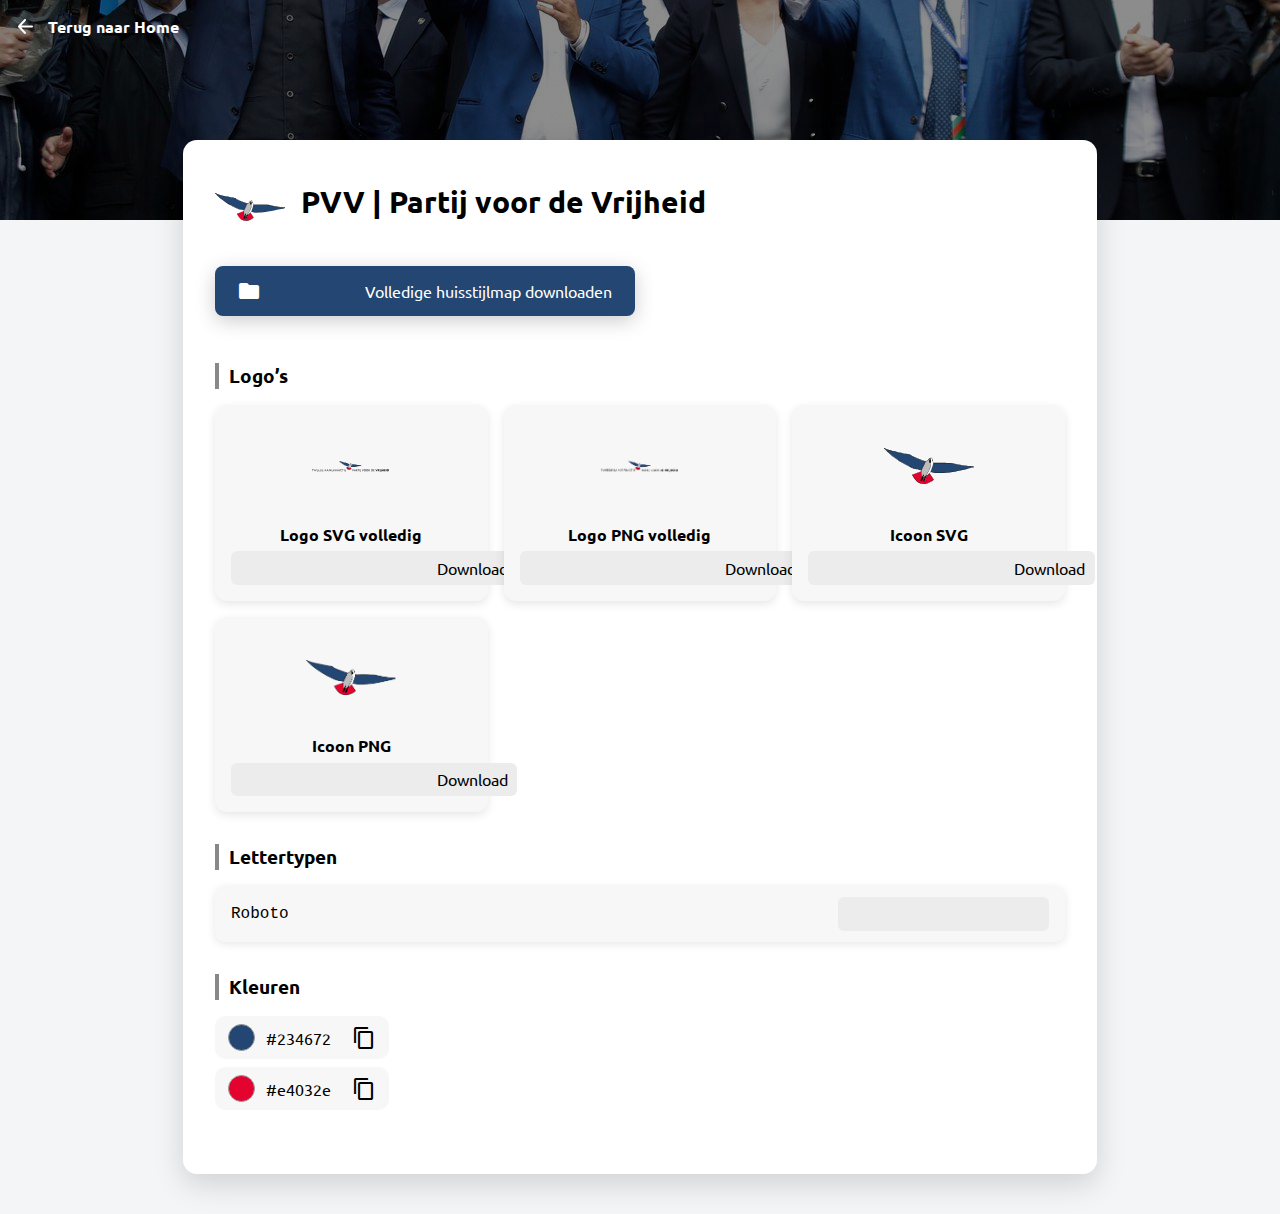
<file: source/PVV/index.html>
<!DOCTYPE html>
<html lang="nl">
<head>
  <meta charset="UTF-8">
  <title>PVV | StyleHub</title>
  <link rel="stylesheet" href="../../party.css">
  <link href="https://fonts.googleapis.com/css2?family=Ubuntu:wght@400;700&display=swap" rel="stylesheet">
  <link href="https://fonts.googleapis.com/icon?family=Material+Icons" rel="stylesheet">
  <link rel="icon" href="../icon.svg">
  <style>
    :root {
      --color1: #234672;
      --color2: #e4032e;
    }
  </style>
</head>
<body>
<a href="../../index.html">
  <div class="back-btn">
    <img src="../back.svg">
    <b>Terug naar Home</b>
  </div>
</a>
<div class="header-banner" style="background-image:url('banner.jpg');"></div>
<div class="page-card">
  <div class="page-header">
    <img src="Logo/icon.svg">
    <h2>PVV | Partij voor de Vrijheid</h2>
  </div>
  <a href="download.zip">
    <button class="download-full-btn" style="background: var(--color1);">
      <span class="material-icons">folder_zip</span>
      Volledige huisstijlmap downloaden
    </button>
  </a>
  <div class="section">
    <h3>Logo’s</h3>
    <div class="logos-grid">
      <div class="logo-item">
        <img src="Logo/logo.svg">
        <div class="logo-name">Logo SVG volledig</div>
        <a href="Logo/logo.svg" download="logo.svg" class="logo-download">
          <span class="material-icons">download</span> Download
        </a>
      </div>
      <div class="logo-item">
        <img src="Logo/logo.png">
        <div class="logo-name">Logo PNG volledig</div>
        <a href="Logo/logo.png" download="logo.png" class="logo-download">
          <span class="material-icons">download</span> Download
        </a>
      </div>
      <div class="logo-item">
        <img src="Logo/icon.svg">
        <div class="logo-name">Icoon SVG</div>
        <a href="Logo/icon.svg" download="icon.svg" class="logo-download">
          <span class="material-icons">download</span> Download
        </a>
      </div>
      <div class="logo-item">
        <img src="Logo/icon.png">
        <div class="logo-name">Icoon PNG</div>
        <a href="Logo/icon.png" download="icon.png" class="logo-download">
          <span class="material-icons">download</span> Download
        </a>
      </div>
    </div>
  </div>
  <div class="section">
    <h3>Lettertypen</h3>
    <div class="font-list">
      <a href="https://fonts.google.com/specimen/Roboto">
        <div class="font-item">
          <span class="font-name" title="Gratis te downloaden via Google Fonts">Roboto</span>
          <span class="material-icons logo-download">download</span>
        </div>
      </a>
    </div>
  </div>

  <div class="section">
    <h3>Kleuren</h3>
    <div class="color-list">
      <div class="color-row">
        <div class="color-circle" style="background:var(--color1)"></div>
        <span>#234672</span>
        <span class="material-icons copy-icon">content_copy</span>
      </div>
      <div class="color-row">
        <div class="color-circle" style="background:var(--color2)"></div>
        <span>#e4032e</span>
        <span class="material-icons copy-icon">content_copy</span>
      </div>
    </div>
  </div>
</div>
<script>
document.querySelectorAll(".copy-icon").forEach(btn => {
  btn.addEventListener("click", () => {
    const text = btn.previousElementSibling.textContent.trim();

    navigator.clipboard.writeText(text).then(() => {
      const old = btn.textContent;
      btn.textContent = "check";
      btn.style.color = "#4caf50";
      btn.style.transform = "scale(1.2)";

      setTimeout(() => {
        btn.textContent = old;
        btn.style.color = "#333";
        btn.style.transform = "scale(1)";
      }, 1500);
    });
  });
});
</script>
</body>
</html>
</file>
<file: style.css>
html {
  scroll-behavior: smooth;
}
body {
  margin:0;
  font-family: 'Ubuntu', sans-serif;
  background: linear-gradient(160deg, #f0f4f8, #d9e2ec);
}
header {
  display: flex;
  position: relative;
  align-items: center;
  justify-content: center;
  height: 190px;
  gap: 10px;
  background-image: linear-gradient(rgba(0, 0, 0, 0.5), rgba(0, 0, 0, 0.5));
  background-repeat: no-repeat;
  background-size: cover;
  background-position: center 63%;
  color: #fff;
  padding: 2rem 1.5rem 5rem 1.5rem;
  text-align:center;
  font-size: 1.8rem;
  font-weight:bold;
  letter-spacing: 1px;
  box-shadow: 0 2px 8px rgba(0,0,0,0.3);
}

header img, header h1 {
  text-shadow: 1px 1px 2px rgba(0, 0, 0, 0.3);
  filter: drop-shadow(1px 1px 2px rgba(0, 0, 0, 7));
}

.github-link {
  position: absolute;
  top: 0.5rem;
  right: 1rem;
  display: flex;
  align-items: center;
  text-decoration: none;
}

.github-link svg {
  width: 35px;
  height: 35px;
  fill: #ffffff;
  transition: transform 0.2s;
}

.github-link:hover svg {
  transform: scale(1.1);
}

.grid {
  display:grid;
  gap:1.5rem;
  padding:2rem;
  grid-template-columns: repeat(auto-fill, minmax(220px,1fr));
  margin-left: 30px;
  margin-right: 30px;
  margin-top: -80px;
  position: relative;
  z-index: 10;
}
.card {
  background:white;
  border-radius:15px;
  overflow:hidden;
  box-shadow: 0 6px 15px rgba(0,0,0,0.15);
  cursor:pointer;
  transition: transform 0.3s, box-shadow 0.3s;
  text-align:center;
  padding:1rem;
  text-decoration: none;

  /* Toevoegen voor uitlijning: */
  display: flex;
  flex-direction: column;
  justify-content: space-between; /* Drukt de titel naar de bodem */
  min-height: 140px; /* Optioneel: geeft alle kaarten dezelfde hoogte */
}

.card:hover { 
  transform: translateY(-8px); 
  box-shadow: 0 10px 25px rgba(0,0,0,0.25);
}

.card img { 
  max-width:100px;
  margin: auto; /* Verander dit: zorgt dat het logo verticaal gecentreerd blijft */
  display:block;
}


.card .title { 
  font-weight:700; 
  font-size:1.3rem; 
  margin-bottom:0.3rem; 
  color:#222;
  text-decoration: none;
}
.card .subtitle {
  font-weight:400;
  font-size:0.95rem;
  color:#666;
}

.modal {
  display:none;
  position:fixed;
  top:0; left:0;
  width:100%; height:100%;
  backdrop-filter: blur(6px);
  background: rgba(0,0,0,0.6);
  justify-content:center;
  align-items:center;
  padding:1rem;
}
.modal-content {
  background:white;
  border-radius:12px;
  max-width:750px;
  width:100%;
  padding:2rem;
  position:relative;
  max-height:90vh;
  overflow-y:auto;
  font-family: 'Ubuntu', sans-serif;
}
.close {
  position:absolute;
  top:10px; right:15px;
  font-size:28px;
  cursor:pointer;
}
.modal-header {
  display:flex;
  align-items:center;
  gap:1rem;
  margin-bottom:1rem;
}
.modal-header img { width:60px; height:60px; object-fit:contain;}
.modal-header h2 { margin:0; font-size:1.6rem;}

.download-full {
  display:flex; align-items:center; gap:0.5rem;
  cursor:pointer;
  color:white; border:none;
  padding:0.6rem 1.2rem; border-radius:6px;
  font-size:14px;
  margin-bottom:1.2rem;
  transition: background 0.3s;
}

.section { margin-bottom:1.5rem;}
.section h3 { margin-bottom:0.5rem; border-bottom:1px solid #ddd; padding-bottom:0.3rem;}

.logos-grid { display:grid; grid-template-columns: repeat(auto-fill, minmax(80px,1fr)); gap:0.5rem; user-select: none;}
.logo-card {
  background: #f0f0f0;
  border-radius: 8px;
  padding: 0.5rem;
  position: relative;
  text-align: center;

  height: 120px;
  display: flex;
  flex-direction: column;
  justify-content: center;
}

.logo-card img {
  width: 60px;
  height: 60px;
  max-width: 100%;
  max-height: 60px;
  object-fit: contain;
  margin: 0 auto 0.3rem;
}

.logo-card .download-icon {
  position: absolute;
  top: 6px;
  right: 6px;
  cursor: pointer;
  font-size: 18px;
  color: #333;
}


.font-list { list-style-type: disc; padding-left:20px; font-family: 'Ubuntu Mono', monospace; }
.font-list li { display:flex; align-items:center; gap:0.5rem; margin-bottom:0.3rem; }
.font-list li .download-icon { cursor:pointer; font-size:18px; color:#333; }

.color-card { display:flex; align-items:center; gap:0.5rem; background:#f0f0f0; padding:0.3rem 0.5rem; border-radius:6px; width:fit-content; margin-bottom:0.3rem;}
.color-circle { width:20px; height:20px; border-radius:50%; border:1px solid #999;}
.color-card .copy-icon { cursor:pointer; font-size:18px; color:#333; margin-left:0.5rem; transition: transform 0.2s, color 0.2s;}
.color-card .copy-icon.copied { color:#4CAF50; transform: scale(1.2);}

.header-icon {
  height: 150px;
  width: auto;
  margin-right: 7px;
  filter: drop-shadow(2px 4px 6px rgba(0, 0, 0, 0.4));
}

.material-icons {
  user-select: none;
}

h1 {
  user-select: none;
  font-size: 70px;
}

.footer {
  margin-top: 3rem;
  padding: 1.5rem;
  background: rgba(0,0,0,0.85);
  color: #fff;
  text-align: center;
  font-size: 0.9rem;
}

.footer-content {
  max-width: 900px;
  margin: 0 auto;
}

.footer-links {
  margin-top: 0.5rem;
}

.footer-links a {
  color: #ddd;
  text-decoration: none;
  margin: 0 0.6rem;
  transition: color 0.2s;
}

.footer-links a:hover {
  color: #fff;
}
</file>
<file: party.css>
body {
  margin: 0;
  padding: 0;
  font-family: 'Ubuntu', sans-serif;
  background: #f3f5f7;
}

.back-btn {
  position: absolute;
  top: 1rem;
  left: 1.1rem;
  display: flex;
  align-items: center;
  text-decoration: none;
  z-index: 3;
  transition: transform 0.2s ease;
}

.back-btn:hover {
  transform: scale(0.98);
}

.back-btn img {
  width: 15px;
  height: 15px;
  fill: white;
}

.back-btn b {
  color: white;
  margin-left: 15px;
}

.header-banner {
  width: 100%;
  height: 220px;
  background-size: cover;
  background-position: center;
  position: relative;
  z-index: 0;
  filter: brightness(0.55);
}

.page-card {
  position: relative;
  z-index: 5;

  background: white;
  width: 95%;
  max-width: 850px;
  margin: -80px auto 40px auto;
  padding: 2rem;
  border-radius: 14px;
  box-shadow: 0 10px 30px rgba(0,0,0,0.15);
}

.page-header {
  display: flex;
  align-items: center;
  gap: 1rem;
  margin-bottom: 1.5rem;
}

.page-header img {
  width: 70px;
  height: 70px;
  object-fit: contain;
}

.page-header h2 {
  font-size: 1.9rem;
  margin: 0;
  margin-bottom: 10px;
}

a {
  text-decoration: none;
}

.download-full-btn {
  font-family: 'Ubuntu';
  display: inline-flex;
  align-items: center;
  gap: 0.5rem;
  padding: 0.8rem 1.4rem;
  border-radius: 8px;
  color: white;
  border: none;
  cursor: pointer;
  font-size: 1rem;
  margin-bottom: 1.8rem;
  box-shadow: 0 5px 20px rgba(0,0,0,0.2);
  transition: 0.25s;
}

.download-full-btn:hover {
  opacity: 0.85;
  transform: translateY(-2px);
}

.folder-icon {
  margin-right: 3px;
}

.section {
  margin-bottom: 2rem;
}

.section h3 {
  border-left: 4px solid #888;
  padding-left: 10px;
  margin-bottom: 1rem;
}

.logos-grid {
  display: grid;
  grid-template-columns: repeat(auto-fill, minmax(230px, 1fr));
  gap: 1rem;
}

.logo-item {
  background: #f7f7f7;
  border-radius: 12px;
  padding: 1rem;
  text-align: center;
  box-shadow: 0 3px 10px rgba(0,0,0,0.1);
}

.logo-item img {
  width: 90px;
  height: 90px;
  object-fit: contain;
  margin-bottom: 0.6rem;
}

.logo-name {
  font-weight: 600;
  margin-bottom: 0.4rem;
}

.logo-download {
  display: inline-flex;
  align-items: center;
  gap: 4px;
  background: #ececec;
  border-radius: 6px;
  padding: 0.3rem 0.6rem;
  cursor: pointer;
  transition: 0.2s;
  color: #000;
  text-decoration: none;
}

.logo-download:hover {
  background: #dcdcdc;
  text-decoration: none;
}

.font-list {
  display: flex;
  flex-direction: column;
  gap: 0.6rem;
  text-decoration: none;
}

.font-item {
  display: flex;
  justify-content: space-between;
  align-items: center;
  background: #f7f7f7;
  padding: 0.7rem 1rem;
  border-radius: 10px;
  box-shadow: 0 2px 8px rgba(0,0,0,0.1);
  text-decoration: none;
}

span.font-name {
  font-family: 'Ubuntu Mono', monospace;
  color: rgb(0, 0, 0);
  text-decoration: none !important;
}

.span.font-name:hover, 
.span.font-name:focus,
.span.font-name:active,
.span.font-name:visited {
  text-decoration: none !important;
  color: black;
}

.color-list {
  display: flex;
  flex-direction: column;
  gap: 0.5rem;
}

.color-row {
  display: flex;
  align-items: center;
  gap: 0.7rem;
  background: #f7f7f7;
  padding: 0.5rem 0.8rem;
  border-radius: 10px;
  width: fit-content;
}

.color-circle {
  width: 25px;
  height: 25px;
  border-radius: 50%;
  border: 1px solid #999;
}

.copy-icon {
  font-size: 20px;
  cursor: pointer;
  margin-left: 10px;
}
</file>
